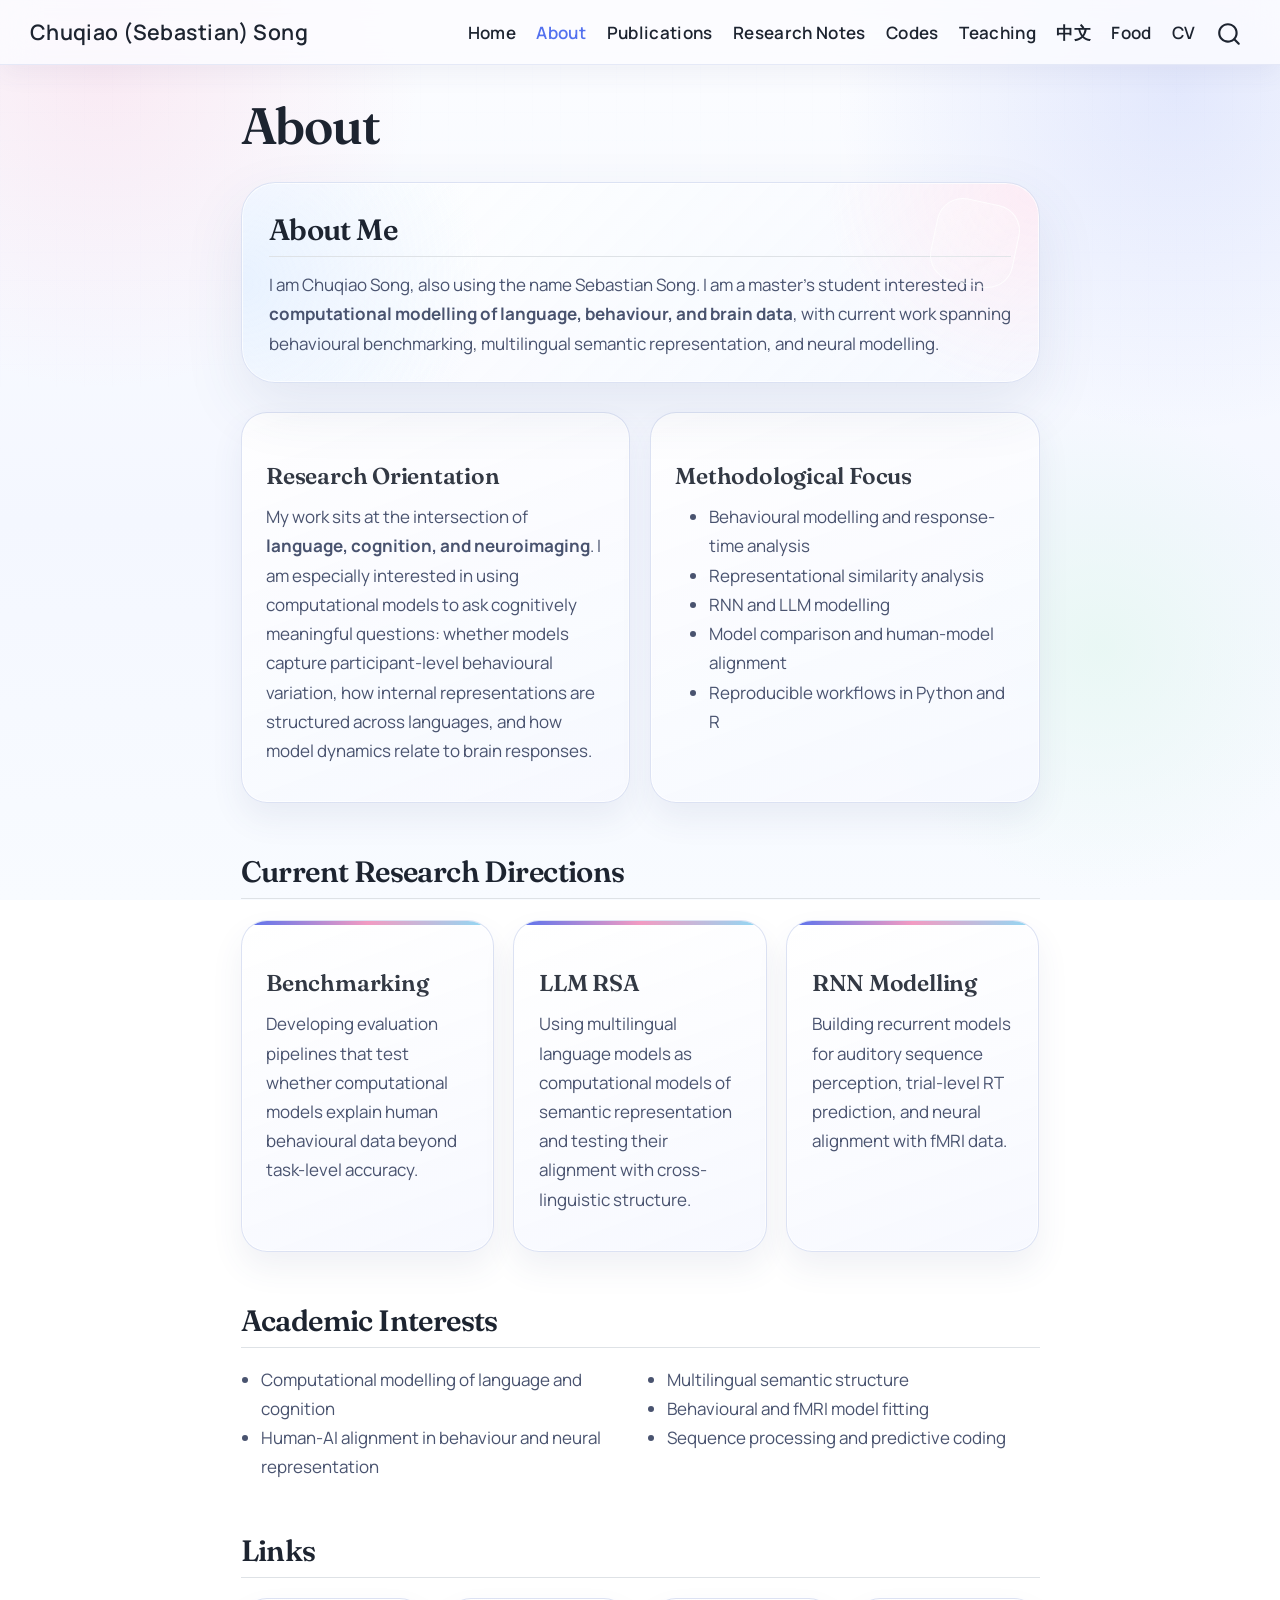
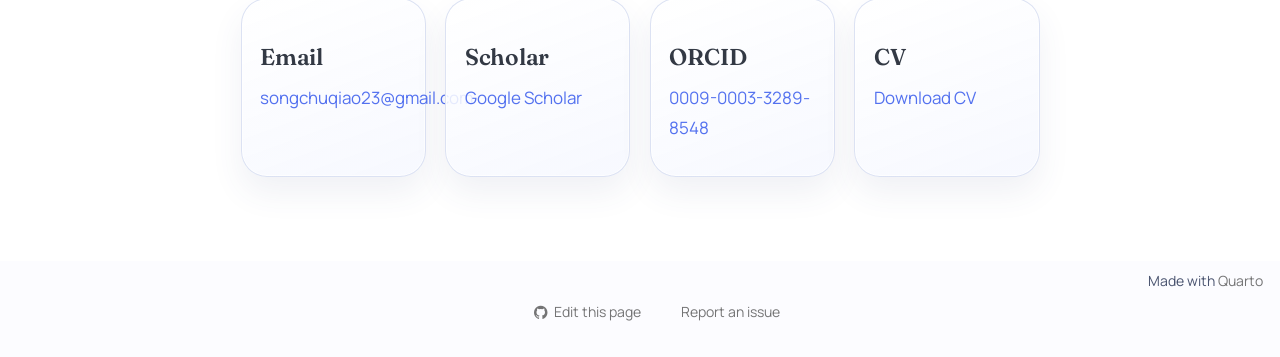
<file: docs/about.html>
<!DOCTYPE html>
<html xmlns="http://www.w3.org/1999/xhtml" lang="en" xml:lang="en"><head>

<meta charset="utf-8">
<meta name="generator" content="quarto-1.8.26">

<meta name="viewport" content="width=device-width, initial-scale=1.0, user-scalable=yes">


<title>About – Chuqiao (Sebastian) Song</title>
<style>
code{white-space: pre-wrap;}
span.smallcaps{font-variant: small-caps;}
div.columns{display: flex; gap: min(4vw, 1.5em);}
div.column{flex: auto; overflow-x: auto;}
div.hanging-indent{margin-left: 1.5em; text-indent: -1.5em;}
ul.task-list{list-style: none;}
ul.task-list li input[type="checkbox"] {
  width: 0.8em;
  margin: 0 0.8em 0.2em -1em; /* quarto-specific, see https://github.com/quarto-dev/quarto-cli/issues/4556 */ 
  vertical-align: middle;
}
</style>


<script src="site_libs/quarto-nav/quarto-nav.js"></script>
<script src="site_libs/quarto-nav/headroom.min.js"></script>
<script src="site_libs/clipboard/clipboard.min.js"></script>
<script src="site_libs/quarto-search/autocomplete.umd.js"></script>
<script src="site_libs/quarto-search/fuse.min.js"></script>
<script src="site_libs/quarto-search/quarto-search.js"></script>
<meta name="quarto:offset" content="./">
<link href="./images/IMEG_1309.png" rel="icon" type="image/png">
<script src="site_libs/quarto-html/quarto.js" type="module"></script>
<script src="site_libs/quarto-html/tabsets/tabsets.js" type="module"></script>
<script src="site_libs/quarto-html/axe/axe-check.js" type="module"></script>
<script src="site_libs/quarto-html/popper.min.js"></script>
<script src="site_libs/quarto-html/tippy.umd.min.js"></script>
<script src="site_libs/quarto-html/anchor.min.js"></script>
<link href="site_libs/quarto-html/tippy.css" rel="stylesheet">
<link href="site_libs/quarto-html/quarto-syntax-highlighting-4ddf543e2355fdfec88fa953ceab072a.css" rel="stylesheet" id="quarto-text-highlighting-styles">
<script src="site_libs/bootstrap/bootstrap.min.js"></script>
<link href="site_libs/bootstrap/bootstrap-icons.css" rel="stylesheet">
<link href="site_libs/bootstrap/bootstrap-dd4c8806c775a5cda8573bd8116b9f9c.min.css" rel="stylesheet" append-hash="true" id="quarto-bootstrap" data-mode="light">
<script id="quarto-search-options" type="application/json">{
  "location": "navbar",
  "copy-button": false,
  "collapse-after": 3,
  "panel-placement": "end",
  "type": "overlay",
  "limit": 50,
  "keyboard-shortcut": [
    "f",
    "/",
    "s"
  ],
  "show-item-context": false,
  "language": {
    "search-no-results-text": "No results",
    "search-matching-documents-text": "matching documents",
    "search-copy-link-title": "Copy link to search",
    "search-hide-matches-text": "Hide additional matches",
    "search-more-match-text": "more match in this document",
    "search-more-matches-text": "more matches in this document",
    "search-clear-button-title": "Clear",
    "search-text-placeholder": "",
    "search-detached-cancel-button-title": "Cancel",
    "search-submit-button-title": "Submit",
    "search-label": "Search"
  }
}</script>


</head>

<body class="nav-fixed fullcontent quarto-light">

<div id="quarto-search-results"></div>
  <header id="quarto-header" class="headroom fixed-top">
    <nav class="navbar navbar-expand-lg " data-bs-theme="dark">
      <div class="navbar-container container-fluid">
      <div class="navbar-brand-container mx-auto">
    <a class="navbar-brand" href="./index.html">
    <span class="navbar-title">Chuqiao (Sebastian) Song</span>
    </a>
  </div>
            <div id="quarto-search" class="" title="Search"></div>
          <button class="navbar-toggler" type="button" data-bs-toggle="collapse" data-bs-target="#navbarCollapse" aria-controls="navbarCollapse" role="menu" aria-expanded="false" aria-label="Toggle navigation" onclick="if (window.quartoToggleHeadroom) { window.quartoToggleHeadroom(); }">
  <span class="navbar-toggler-icon"></span>
</button>
          <div class="collapse navbar-collapse" id="navbarCollapse">
            <ul class="navbar-nav navbar-nav-scroll ms-auto">
  <li class="nav-item">
    <a class="nav-link" href="./index.html"> 
<span class="menu-text">Home</span></a>
  </li>  
  <li class="nav-item">
    <a class="nav-link active" href="./about.html" aria-current="page"> 
<span class="menu-text">About</span></a>
  </li>  
  <li class="nav-item">
    <a class="nav-link" href="./publications.html"> 
<span class="menu-text">Publications</span></a>
  </li>  
  <li class="nav-item">
    <a class="nav-link" href="./blog.html"> 
<span class="menu-text">Research Notes</span></a>
  </li>  
  <li class="nav-item">
    <a class="nav-link" href="./codes.html"> 
<span class="menu-text">Codes</span></a>
  </li>  
  <li class="nav-item">
    <a class="nav-link" href="./Teaching.html"> 
<span class="menu-text">Teaching</span></a>
  </li>  
  <li class="nav-item">
    <a class="nav-link" href="./Chinese.html"> 
<span class="menu-text">中文</span></a>
  </li>  
  <li class="nav-item">
    <a class="nav-link" href="./food.html"> 
<span class="menu-text">Food</span></a>
  </li>  
  <li class="nav-item">
    <a class="nav-link" href="./CV_Chuqiao_SONG_Final.pdf"> 
<span class="menu-text">CV</span></a>
  </li>  
</ul>
          </div> <!-- /navcollapse -->
            <div class="quarto-navbar-tools">
</div>
      </div> <!-- /container-fluid -->
    </nav>
</header>
<!-- content -->
<div id="quarto-content" class="quarto-container page-columns page-rows-contents page-layout-article page-navbar">
<!-- sidebar -->
<!-- margin-sidebar -->
    
<!-- main -->
<main class="content" id="quarto-document-content">

<header id="title-block-header" class="quarto-title-block default">
<div class="quarto-title">
<h1 class="title">About</h1>
</div>



<div class="quarto-title-meta">

    
  
    
  </div>
  


</header>


<section id="about-me" class="level2 page-hero">
<h2 class="anchored" data-anchor-id="about-me">About Me</h2>
<p>I am Chuqiao Song, also using the name Sebastian Song. I am a master’s student interested in <strong>computational modelling of language, behaviour, and brain data</strong>, with current work spanning behavioural benchmarking, multilingual semantic representation, and neural modelling.</p>
</section>
<div class="grid-two">
<section id="research-orientation" class="level3 panel-card">
<h3 class="anchored" data-anchor-id="research-orientation">Research Orientation</h3>
<p>My work sits at the intersection of <strong>language, cognition, and neuroimaging</strong>. I am especially interested in using computational models to ask cognitively meaningful questions: whether models capture participant-level behavioural variation, how internal representations are structured across languages, and how model dynamics relate to brain responses.</p>
</section>
<section id="methodological-focus" class="level3 panel-card">
<h3 class="anchored" data-anchor-id="methodological-focus">Methodological Focus</h3>
<ul>
<li>Behavioural modelling and response-time analysis</li>
<li>Representational similarity analysis</li>
<li>RNN and LLM modelling</li>
<li>Model comparison and human-model alignment</li>
<li>Reproducible workflows in Python and R</li>
</ul>
</section>
</div>
<section id="current-research-directions" class="level2">
<h2 class="anchored" data-anchor-id="current-research-directions">Current Research Directions</h2>
<div class="feature-grid">
<section id="benchmarking" class="level3 feature-card">
<h3 class="anchored" data-anchor-id="benchmarking">Benchmarking</h3>
<p>Developing evaluation pipelines that test whether computational models explain human behavioural data beyond task-level accuracy.</p>
</section>
<section id="llm-rsa" class="level3 feature-card">
<h3 class="anchored" data-anchor-id="llm-rsa">LLM RSA</h3>
<p>Using multilingual language models as computational models of semantic representation and testing their alignment with cross-linguistic structure.</p>
</section>
<section id="rnn-modelling" class="level3 feature-card">
<h3 class="anchored" data-anchor-id="rnn-modelling">RNN Modelling</h3>
<p>Building recurrent models for auditory sequence perception, trial-level RT prediction, and neural alignment with fMRI data.</p>
</section>
</div>
</section>
<section id="academic-interests" class="level2">
<h2 class="anchored" data-anchor-id="academic-interests">Academic Interests</h2>
<div class="interest-list">
<ul>
<li>Computational modelling of language and cognition</li>
<li>Human-AI alignment in behaviour and neural representation</li>
<li>Multilingual semantic structure</li>
<li>Behavioural and fMRI model fitting</li>
<li>Sequence processing and predictive coding</li>
</ul>
</div>
</section>
<section id="links" class="level2">
<h2 class="anchored" data-anchor-id="links">Links</h2>
<div class="tool-grid">
<section id="email" class="level3 tool-card">
<h3 class="anchored" data-anchor-id="email">Email</h3>
<p><a href="mailto:songchuqiao23@gmail.com">songchuqiao23@gmail.com</a></p>
</section>
<section id="scholar" class="level3 tool-card">
<h3 class="anchored" data-anchor-id="scholar">Scholar</h3>
<p><a href="https://scholar.google.com/citations?user=WkLFQc0AAAAJ&amp;hl=en">Google Scholar</a></p>
</section>
<section id="orcid" class="level3 tool-card">
<h3 class="anchored" data-anchor-id="orcid">ORCID</h3>
<p><a href="https://orcid.org/0009-0003-3289-8548">0009-0003-3289-8548</a></p>
</section>
<section id="cv" class="level3 tool-card">
<h3 class="anchored" data-anchor-id="cv">CV</h3>
<p><a href="CV_Chuqiao_SONG_Final.pdf">Download CV</a></p>
</section>
</div>


</section>

</main> <!-- /main -->
<script id="quarto-html-after-body" type="application/javascript">
  window.document.addEventListener("DOMContentLoaded", function (event) {
    const icon = "";
    const anchorJS = new window.AnchorJS();
    anchorJS.options = {
      placement: 'right',
      icon: icon
    };
    anchorJS.add('.anchored');
    const isCodeAnnotation = (el) => {
      for (const clz of el.classList) {
        if (clz.startsWith('code-annotation-')) {                     
          return true;
        }
      }
      return false;
    }
    const onCopySuccess = function(e) {
      // button target
      const button = e.trigger;
      // don't keep focus
      button.blur();
      // flash "checked"
      button.classList.add('code-copy-button-checked');
      var currentTitle = button.getAttribute("title");
      button.setAttribute("title", "Copied!");
      let tooltip;
      if (window.bootstrap) {
        button.setAttribute("data-bs-toggle", "tooltip");
        button.setAttribute("data-bs-placement", "left");
        button.setAttribute("data-bs-title", "Copied!");
        tooltip = new bootstrap.Tooltip(button, 
          { trigger: "manual", 
            customClass: "code-copy-button-tooltip",
            offset: [0, -8]});
        tooltip.show();    
      }
      setTimeout(function() {
        if (tooltip) {
          tooltip.hide();
          button.removeAttribute("data-bs-title");
          button.removeAttribute("data-bs-toggle");
          button.removeAttribute("data-bs-placement");
        }
        button.setAttribute("title", currentTitle);
        button.classList.remove('code-copy-button-checked');
      }, 1000);
      // clear code selection
      e.clearSelection();
    }
    const getTextToCopy = function(trigger) {
      const outerScaffold = trigger.parentElement.cloneNode(true);
      const codeEl = outerScaffold.querySelector('code');
      for (const childEl of codeEl.children) {
        if (isCodeAnnotation(childEl)) {
          childEl.remove();
        }
      }
      return codeEl.innerText;
    }
    const clipboard = new window.ClipboardJS('.code-copy-button:not([data-in-quarto-modal])', {
      text: getTextToCopy
    });
    clipboard.on('success', onCopySuccess);
    if (window.document.getElementById('quarto-embedded-source-code-modal')) {
      const clipboardModal = new window.ClipboardJS('.code-copy-button[data-in-quarto-modal]', {
        text: getTextToCopy,
        container: window.document.getElementById('quarto-embedded-source-code-modal')
      });
      clipboardModal.on('success', onCopySuccess);
    }
      var localhostRegex = new RegExp(/^(?:http|https):\/\/localhost\:?[0-9]*\//);
      var mailtoRegex = new RegExp(/^mailto:/);
        var filterRegex = new RegExp("https:\/\/ss-sebastian\.github\.io");
      var isInternal = (href) => {
          return filterRegex.test(href) || localhostRegex.test(href) || mailtoRegex.test(href);
      }
      // Inspect non-navigation links and adorn them if external
     var links = window.document.querySelectorAll('a[href]:not(.nav-link):not(.navbar-brand):not(.toc-action):not(.sidebar-link):not(.sidebar-item-toggle):not(.pagination-link):not(.no-external):not([aria-hidden]):not(.dropdown-item):not(.quarto-navigation-tool):not(.about-link)');
      for (var i=0; i<links.length; i++) {
        const link = links[i];
        if (!isInternal(link.href)) {
          // undo the damage that might have been done by quarto-nav.js in the case of
          // links that we want to consider external
          if (link.dataset.originalHref !== undefined) {
            link.href = link.dataset.originalHref;
          }
        }
      }
    function tippyHover(el, contentFn, onTriggerFn, onUntriggerFn) {
      const config = {
        allowHTML: true,
        maxWidth: 500,
        delay: 100,
        arrow: false,
        appendTo: function(el) {
            return el.parentElement;
        },
        interactive: true,
        interactiveBorder: 10,
        theme: 'quarto',
        placement: 'bottom-start',
      };
      if (contentFn) {
        config.content = contentFn;
      }
      if (onTriggerFn) {
        config.onTrigger = onTriggerFn;
      }
      if (onUntriggerFn) {
        config.onUntrigger = onUntriggerFn;
      }
      window.tippy(el, config); 
    }
    const noterefs = window.document.querySelectorAll('a[role="doc-noteref"]');
    for (var i=0; i<noterefs.length; i++) {
      const ref = noterefs[i];
      tippyHover(ref, function() {
        // use id or data attribute instead here
        let href = ref.getAttribute('data-footnote-href') || ref.getAttribute('href');
        try { href = new URL(href).hash; } catch {}
        const id = href.replace(/^#\/?/, "");
        const note = window.document.getElementById(id);
        if (note) {
          return note.innerHTML;
        } else {
          return "";
        }
      });
    }
    const xrefs = window.document.querySelectorAll('a.quarto-xref');
    const processXRef = (id, note) => {
      // Strip column container classes
      const stripColumnClz = (el) => {
        el.classList.remove("page-full", "page-columns");
        if (el.children) {
          for (const child of el.children) {
            stripColumnClz(child);
          }
        }
      }
      stripColumnClz(note)
      if (id === null || id.startsWith('sec-')) {
        // Special case sections, only their first couple elements
        const container = document.createElement("div");
        if (note.children && note.children.length > 2) {
          container.appendChild(note.children[0].cloneNode(true));
          for (let i = 1; i < note.children.length; i++) {
            const child = note.children[i];
            if (child.tagName === "P" && child.innerText === "") {
              continue;
            } else {
              container.appendChild(child.cloneNode(true));
              break;
            }
          }
          if (window.Quarto?.typesetMath) {
            window.Quarto.typesetMath(container);
          }
          return container.innerHTML
        } else {
          if (window.Quarto?.typesetMath) {
            window.Quarto.typesetMath(note);
          }
          return note.innerHTML;
        }
      } else {
        // Remove any anchor links if they are present
        const anchorLink = note.querySelector('a.anchorjs-link');
        if (anchorLink) {
          anchorLink.remove();
        }
        if (window.Quarto?.typesetMath) {
          window.Quarto.typesetMath(note);
        }
        if (note.classList.contains("callout")) {
          return note.outerHTML;
        } else {
          return note.innerHTML;
        }
      }
    }
    for (var i=0; i<xrefs.length; i++) {
      const xref = xrefs[i];
      tippyHover(xref, undefined, function(instance) {
        instance.disable();
        let url = xref.getAttribute('href');
        let hash = undefined; 
        if (url.startsWith('#')) {
          hash = url;
        } else {
          try { hash = new URL(url).hash; } catch {}
        }
        if (hash) {
          const id = hash.replace(/^#\/?/, "");
          const note = window.document.getElementById(id);
          if (note !== null) {
            try {
              const html = processXRef(id, note.cloneNode(true));
              instance.setContent(html);
            } finally {
              instance.enable();
              instance.show();
            }
          } else {
            // See if we can fetch this
            fetch(url.split('#')[0])
            .then(res => res.text())
            .then(html => {
              const parser = new DOMParser();
              const htmlDoc = parser.parseFromString(html, "text/html");
              const note = htmlDoc.getElementById(id);
              if (note !== null) {
                const html = processXRef(id, note);
                instance.setContent(html);
              } 
            }).finally(() => {
              instance.enable();
              instance.show();
            });
          }
        } else {
          // See if we can fetch a full url (with no hash to target)
          // This is a special case and we should probably do some content thinning / targeting
          fetch(url)
          .then(res => res.text())
          .then(html => {
            const parser = new DOMParser();
            const htmlDoc = parser.parseFromString(html, "text/html");
            const note = htmlDoc.querySelector('main.content');
            if (note !== null) {
              // This should only happen for chapter cross references
              // (since there is no id in the URL)
              // remove the first header
              if (note.children.length > 0 && note.children[0].tagName === "HEADER") {
                note.children[0].remove();
              }
              const html = processXRef(null, note);
              instance.setContent(html);
            } 
          }).finally(() => {
            instance.enable();
            instance.show();
          });
        }
      }, function(instance) {
      });
    }
        let selectedAnnoteEl;
        const selectorForAnnotation = ( cell, annotation) => {
          let cellAttr = 'data-code-cell="' + cell + '"';
          let lineAttr = 'data-code-annotation="' +  annotation + '"';
          const selector = 'span[' + cellAttr + '][' + lineAttr + ']';
          return selector;
        }
        const selectCodeLines = (annoteEl) => {
          const doc = window.document;
          const targetCell = annoteEl.getAttribute("data-target-cell");
          const targetAnnotation = annoteEl.getAttribute("data-target-annotation");
          const annoteSpan = window.document.querySelector(selectorForAnnotation(targetCell, targetAnnotation));
          const lines = annoteSpan.getAttribute("data-code-lines").split(",");
          const lineIds = lines.map((line) => {
            return targetCell + "-" + line;
          })
          let top = null;
          let height = null;
          let parent = null;
          if (lineIds.length > 0) {
              //compute the position of the single el (top and bottom and make a div)
              const el = window.document.getElementById(lineIds[0]);
              top = el.offsetTop;
              height = el.offsetHeight;
              parent = el.parentElement.parentElement;
            if (lineIds.length > 1) {
              const lastEl = window.document.getElementById(lineIds[lineIds.length - 1]);
              const bottom = lastEl.offsetTop + lastEl.offsetHeight;
              height = bottom - top;
            }
            if (top !== null && height !== null && parent !== null) {
              // cook up a div (if necessary) and position it 
              let div = window.document.getElementById("code-annotation-line-highlight");
              if (div === null) {
                div = window.document.createElement("div");
                div.setAttribute("id", "code-annotation-line-highlight");
                div.style.position = 'absolute';
                parent.appendChild(div);
              }
              div.style.top = top - 2 + "px";
              div.style.height = height + 4 + "px";
              div.style.left = 0;
              let gutterDiv = window.document.getElementById("code-annotation-line-highlight-gutter");
              if (gutterDiv === null) {
                gutterDiv = window.document.createElement("div");
                gutterDiv.setAttribute("id", "code-annotation-line-highlight-gutter");
                gutterDiv.style.position = 'absolute';
                const codeCell = window.document.getElementById(targetCell);
                const gutter = codeCell.querySelector('.code-annotation-gutter');
                gutter.appendChild(gutterDiv);
              }
              gutterDiv.style.top = top - 2 + "px";
              gutterDiv.style.height = height + 4 + "px";
            }
            selectedAnnoteEl = annoteEl;
          }
        };
        const unselectCodeLines = () => {
          const elementsIds = ["code-annotation-line-highlight", "code-annotation-line-highlight-gutter"];
          elementsIds.forEach((elId) => {
            const div = window.document.getElementById(elId);
            if (div) {
              div.remove();
            }
          });
          selectedAnnoteEl = undefined;
        };
          // Handle positioning of the toggle
      window.addEventListener(
        "resize",
        throttle(() => {
          elRect = undefined;
          if (selectedAnnoteEl) {
            selectCodeLines(selectedAnnoteEl);
          }
        }, 10)
      );
      function throttle(fn, ms) {
      let throttle = false;
      let timer;
        return (...args) => {
          if(!throttle) { // first call gets through
              fn.apply(this, args);
              throttle = true;
          } else { // all the others get throttled
              if(timer) clearTimeout(timer); // cancel #2
              timer = setTimeout(() => {
                fn.apply(this, args);
                timer = throttle = false;
              }, ms);
          }
        };
      }
        // Attach click handler to the DT
        const annoteDls = window.document.querySelectorAll('dt[data-target-cell]');
        for (const annoteDlNode of annoteDls) {
          annoteDlNode.addEventListener('click', (event) => {
            const clickedEl = event.target;
            if (clickedEl !== selectedAnnoteEl) {
              unselectCodeLines();
              const activeEl = window.document.querySelector('dt[data-target-cell].code-annotation-active');
              if (activeEl) {
                activeEl.classList.remove('code-annotation-active');
              }
              selectCodeLines(clickedEl);
              clickedEl.classList.add('code-annotation-active');
            } else {
              // Unselect the line
              unselectCodeLines();
              clickedEl.classList.remove('code-annotation-active');
            }
          });
        }
    const findCites = (el) => {
      const parentEl = el.parentElement;
      if (parentEl) {
        const cites = parentEl.dataset.cites;
        if (cites) {
          return {
            el,
            cites: cites.split(' ')
          };
        } else {
          return findCites(el.parentElement)
        }
      } else {
        return undefined;
      }
    };
    var bibliorefs = window.document.querySelectorAll('a[role="doc-biblioref"]');
    for (var i=0; i<bibliorefs.length; i++) {
      const ref = bibliorefs[i];
      const citeInfo = findCites(ref);
      if (citeInfo) {
        tippyHover(citeInfo.el, function() {
          var popup = window.document.createElement('div');
          citeInfo.cites.forEach(function(cite) {
            var citeDiv = window.document.createElement('div');
            citeDiv.classList.add('hanging-indent');
            citeDiv.classList.add('csl-entry');
            var biblioDiv = window.document.getElementById('ref-' + cite);
            if (biblioDiv) {
              citeDiv.innerHTML = biblioDiv.innerHTML;
            }
            popup.appendChild(citeDiv);
          });
          return popup.innerHTML;
        });
      }
    }
  });
  </script>
</div> <!-- /content -->
<footer class="footer">
  <div class="nav-footer">
    <div class="nav-footer-left">
      &nbsp;
    </div>   
    <div class="nav-footer-center">
      &nbsp;
    <div class="toc-actions"><ul><li><a href="https://github.com/ss-sebastian/ss-sebastian.github.io/edit/main/about.qmd" class="toc-action"><i class="bi bi-github"></i>Edit this page</a></li><li><a href="https://github.com/ss-sebastian/ss-sebastian.github.io/issues/new" class="toc-action"><i class="bi empty"></i>Report an issue</a></li></ul></div></div>
    <div class="nav-footer-right">
<p>Made with <a href="https://quarto.org/">Quarto</a><br></p>
</div>
  </div>
</footer>




</body></html>
</file>
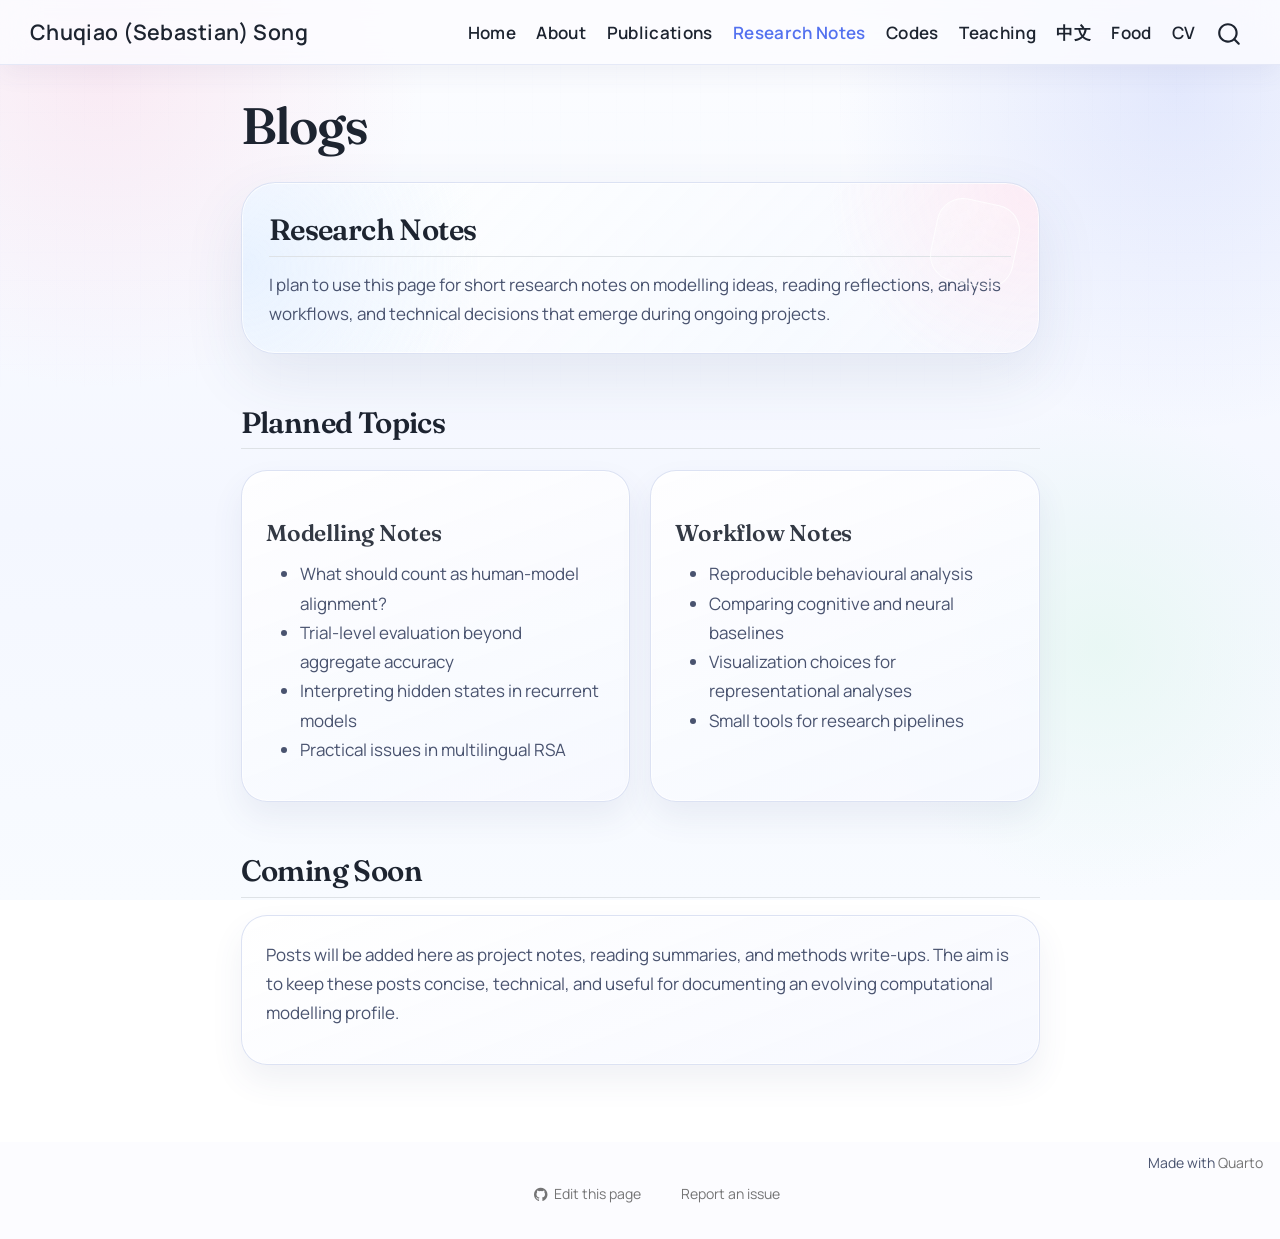
<file: docs/blog.html>
<!DOCTYPE html>
<html xmlns="http://www.w3.org/1999/xhtml" lang="en" xml:lang="en"><head>

<meta charset="utf-8">
<meta name="generator" content="quarto-1.8.26">

<meta name="viewport" content="width=device-width, initial-scale=1.0, user-scalable=yes">


<title>Blogs – Chuqiao (Sebastian) Song</title>
<style>
code{white-space: pre-wrap;}
span.smallcaps{font-variant: small-caps;}
div.columns{display: flex; gap: min(4vw, 1.5em);}
div.column{flex: auto; overflow-x: auto;}
div.hanging-indent{margin-left: 1.5em; text-indent: -1.5em;}
ul.task-list{list-style: none;}
ul.task-list li input[type="checkbox"] {
  width: 0.8em;
  margin: 0 0.8em 0.2em -1em; /* quarto-specific, see https://github.com/quarto-dev/quarto-cli/issues/4556 */ 
  vertical-align: middle;
}
</style>


<script src="site_libs/quarto-nav/quarto-nav.js"></script>
<script src="site_libs/quarto-nav/headroom.min.js"></script>
<script src="site_libs/clipboard/clipboard.min.js"></script>
<script src="site_libs/quarto-search/autocomplete.umd.js"></script>
<script src="site_libs/quarto-search/fuse.min.js"></script>
<script src="site_libs/quarto-search/quarto-search.js"></script>
<meta name="quarto:offset" content="./">
<link href="./images/IMEG_1309.png" rel="icon" type="image/png">
<script src="site_libs/quarto-html/quarto.js" type="module"></script>
<script src="site_libs/quarto-html/tabsets/tabsets.js" type="module"></script>
<script src="site_libs/quarto-html/axe/axe-check.js" type="module"></script>
<script src="site_libs/quarto-html/popper.min.js"></script>
<script src="site_libs/quarto-html/tippy.umd.min.js"></script>
<script src="site_libs/quarto-html/anchor.min.js"></script>
<link href="site_libs/quarto-html/tippy.css" rel="stylesheet">
<link href="site_libs/quarto-html/quarto-syntax-highlighting-4ddf543e2355fdfec88fa953ceab072a.css" rel="stylesheet" id="quarto-text-highlighting-styles">
<script src="site_libs/bootstrap/bootstrap.min.js"></script>
<link href="site_libs/bootstrap/bootstrap-icons.css" rel="stylesheet">
<link href="site_libs/bootstrap/bootstrap-dd4c8806c775a5cda8573bd8116b9f9c.min.css" rel="stylesheet" append-hash="true" id="quarto-bootstrap" data-mode="light">
<script id="quarto-search-options" type="application/json">{
  "location": "navbar",
  "copy-button": false,
  "collapse-after": 3,
  "panel-placement": "end",
  "type": "overlay",
  "limit": 50,
  "keyboard-shortcut": [
    "f",
    "/",
    "s"
  ],
  "show-item-context": false,
  "language": {
    "search-no-results-text": "No results",
    "search-matching-documents-text": "matching documents",
    "search-copy-link-title": "Copy link to search",
    "search-hide-matches-text": "Hide additional matches",
    "search-more-match-text": "more match in this document",
    "search-more-matches-text": "more matches in this document",
    "search-clear-button-title": "Clear",
    "search-text-placeholder": "",
    "search-detached-cancel-button-title": "Cancel",
    "search-submit-button-title": "Submit",
    "search-label": "Search"
  }
}</script>


</head>

<body class="nav-fixed fullcontent quarto-light">

<div id="quarto-search-results"></div>
  <header id="quarto-header" class="headroom fixed-top">
    <nav class="navbar navbar-expand-lg " data-bs-theme="dark">
      <div class="navbar-container container-fluid">
      <div class="navbar-brand-container mx-auto">
    <a class="navbar-brand" href="./index.html">
    <span class="navbar-title">Chuqiao (Sebastian) Song</span>
    </a>
  </div>
            <div id="quarto-search" class="" title="Search"></div>
          <button class="navbar-toggler" type="button" data-bs-toggle="collapse" data-bs-target="#navbarCollapse" aria-controls="navbarCollapse" role="menu" aria-expanded="false" aria-label="Toggle navigation" onclick="if (window.quartoToggleHeadroom) { window.quartoToggleHeadroom(); }">
  <span class="navbar-toggler-icon"></span>
</button>
          <div class="collapse navbar-collapse" id="navbarCollapse">
            <ul class="navbar-nav navbar-nav-scroll ms-auto">
  <li class="nav-item">
    <a class="nav-link" href="./index.html"> 
<span class="menu-text">Home</span></a>
  </li>  
  <li class="nav-item">
    <a class="nav-link" href="./about.html"> 
<span class="menu-text">About</span></a>
  </li>  
  <li class="nav-item">
    <a class="nav-link" href="./publications.html"> 
<span class="menu-text">Publications</span></a>
  </li>  
  <li class="nav-item">
    <a class="nav-link active" href="./blog.html" aria-current="page"> 
<span class="menu-text">Research Notes</span></a>
  </li>  
  <li class="nav-item">
    <a class="nav-link" href="./codes.html"> 
<span class="menu-text">Codes</span></a>
  </li>  
  <li class="nav-item">
    <a class="nav-link" href="./Teaching.html"> 
<span class="menu-text">Teaching</span></a>
  </li>  
  <li class="nav-item">
    <a class="nav-link" href="./Chinese.html"> 
<span class="menu-text">中文</span></a>
  </li>  
  <li class="nav-item">
    <a class="nav-link" href="./food.html"> 
<span class="menu-text">Food</span></a>
  </li>  
  <li class="nav-item">
    <a class="nav-link" href="./CV_Chuqiao_SONG_Final.pdf"> 
<span class="menu-text">CV</span></a>
  </li>  
</ul>
          </div> <!-- /navcollapse -->
            <div class="quarto-navbar-tools">
</div>
      </div> <!-- /container-fluid -->
    </nav>
</header>
<!-- content -->
<div id="quarto-content" class="quarto-container page-columns page-rows-contents page-layout-article page-navbar">
<!-- sidebar -->
<!-- margin-sidebar -->
    
<!-- main -->
<main class="content" id="quarto-document-content">

<header id="title-block-header" class="quarto-title-block default">
<div class="quarto-title">
<h1 class="title">Blogs</h1>
</div>



<div class="quarto-title-meta">

    
  
    
  </div>
  


</header>


<section id="research-notes" class="level2 page-hero">
<h2 class="anchored" data-anchor-id="research-notes">Research Notes</h2>
<p>I plan to use this page for short research notes on modelling ideas, reading reflections, analysis workflows, and technical decisions that emerge during ongoing projects.</p>
</section>
<section id="planned-topics" class="level2">
<h2 class="anchored" data-anchor-id="planned-topics">Planned Topics</h2>
<div class="grid-two">
<section id="modelling-notes" class="level3 panel-card">
<h3 class="anchored" data-anchor-id="modelling-notes">Modelling Notes</h3>
<ul>
<li>What should count as human-model alignment?</li>
<li>Trial-level evaluation beyond aggregate accuracy</li>
<li>Interpreting hidden states in recurrent models</li>
<li>Practical issues in multilingual RSA</li>
</ul>
</section>
<section id="workflow-notes" class="level3 panel-card">
<h3 class="anchored" data-anchor-id="workflow-notes">Workflow Notes</h3>
<ul>
<li>Reproducible behavioural analysis</li>
<li>Comparing cognitive and neural baselines</li>
<li>Visualization choices for representational analyses</li>
<li>Small tools for research pipelines</li>
</ul>
</section>
</div>
</section>
<section id="coming-soon" class="level2">
<h2 class="anchored" data-anchor-id="coming-soon">Coming Soon</h2>
<div class="panel-card">
<p>Posts will be added here as project notes, reading summaries, and methods write-ups. The aim is to keep these posts concise, technical, and useful for documenting an evolving computational modelling profile.</p>
</div>


</section>

</main> <!-- /main -->
<script id="quarto-html-after-body" type="application/javascript">
  window.document.addEventListener("DOMContentLoaded", function (event) {
    const icon = "";
    const anchorJS = new window.AnchorJS();
    anchorJS.options = {
      placement: 'right',
      icon: icon
    };
    anchorJS.add('.anchored');
    const isCodeAnnotation = (el) => {
      for (const clz of el.classList) {
        if (clz.startsWith('code-annotation-')) {                     
          return true;
        }
      }
      return false;
    }
    const onCopySuccess = function(e) {
      // button target
      const button = e.trigger;
      // don't keep focus
      button.blur();
      // flash "checked"
      button.classList.add('code-copy-button-checked');
      var currentTitle = button.getAttribute("title");
      button.setAttribute("title", "Copied!");
      let tooltip;
      if (window.bootstrap) {
        button.setAttribute("data-bs-toggle", "tooltip");
        button.setAttribute("data-bs-placement", "left");
        button.setAttribute("data-bs-title", "Copied!");
        tooltip = new bootstrap.Tooltip(button, 
          { trigger: "manual", 
            customClass: "code-copy-button-tooltip",
            offset: [0, -8]});
        tooltip.show();    
      }
      setTimeout(function() {
        if (tooltip) {
          tooltip.hide();
          button.removeAttribute("data-bs-title");
          button.removeAttribute("data-bs-toggle");
          button.removeAttribute("data-bs-placement");
        }
        button.setAttribute("title", currentTitle);
        button.classList.remove('code-copy-button-checked');
      }, 1000);
      // clear code selection
      e.clearSelection();
    }
    const getTextToCopy = function(trigger) {
      const outerScaffold = trigger.parentElement.cloneNode(true);
      const codeEl = outerScaffold.querySelector('code');
      for (const childEl of codeEl.children) {
        if (isCodeAnnotation(childEl)) {
          childEl.remove();
        }
      }
      return codeEl.innerText;
    }
    const clipboard = new window.ClipboardJS('.code-copy-button:not([data-in-quarto-modal])', {
      text: getTextToCopy
    });
    clipboard.on('success', onCopySuccess);
    if (window.document.getElementById('quarto-embedded-source-code-modal')) {
      const clipboardModal = new window.ClipboardJS('.code-copy-button[data-in-quarto-modal]', {
        text: getTextToCopy,
        container: window.document.getElementById('quarto-embedded-source-code-modal')
      });
      clipboardModal.on('success', onCopySuccess);
    }
      var localhostRegex = new RegExp(/^(?:http|https):\/\/localhost\:?[0-9]*\//);
      var mailtoRegex = new RegExp(/^mailto:/);
        var filterRegex = new RegExp("https:\/\/ss-sebastian\.github\.io");
      var isInternal = (href) => {
          return filterRegex.test(href) || localhostRegex.test(href) || mailtoRegex.test(href);
      }
      // Inspect non-navigation links and adorn them if external
     var links = window.document.querySelectorAll('a[href]:not(.nav-link):not(.navbar-brand):not(.toc-action):not(.sidebar-link):not(.sidebar-item-toggle):not(.pagination-link):not(.no-external):not([aria-hidden]):not(.dropdown-item):not(.quarto-navigation-tool):not(.about-link)');
      for (var i=0; i<links.length; i++) {
        const link = links[i];
        if (!isInternal(link.href)) {
          // undo the damage that might have been done by quarto-nav.js in the case of
          // links that we want to consider external
          if (link.dataset.originalHref !== undefined) {
            link.href = link.dataset.originalHref;
          }
        }
      }
    function tippyHover(el, contentFn, onTriggerFn, onUntriggerFn) {
      const config = {
        allowHTML: true,
        maxWidth: 500,
        delay: 100,
        arrow: false,
        appendTo: function(el) {
            return el.parentElement;
        },
        interactive: true,
        interactiveBorder: 10,
        theme: 'quarto',
        placement: 'bottom-start',
      };
      if (contentFn) {
        config.content = contentFn;
      }
      if (onTriggerFn) {
        config.onTrigger = onTriggerFn;
      }
      if (onUntriggerFn) {
        config.onUntrigger = onUntriggerFn;
      }
      window.tippy(el, config); 
    }
    const noterefs = window.document.querySelectorAll('a[role="doc-noteref"]');
    for (var i=0; i<noterefs.length; i++) {
      const ref = noterefs[i];
      tippyHover(ref, function() {
        // use id or data attribute instead here
        let href = ref.getAttribute('data-footnote-href') || ref.getAttribute('href');
        try { href = new URL(href).hash; } catch {}
        const id = href.replace(/^#\/?/, "");
        const note = window.document.getElementById(id);
        if (note) {
          return note.innerHTML;
        } else {
          return "";
        }
      });
    }
    const xrefs = window.document.querySelectorAll('a.quarto-xref');
    const processXRef = (id, note) => {
      // Strip column container classes
      const stripColumnClz = (el) => {
        el.classList.remove("page-full", "page-columns");
        if (el.children) {
          for (const child of el.children) {
            stripColumnClz(child);
          }
        }
      }
      stripColumnClz(note)
      if (id === null || id.startsWith('sec-')) {
        // Special case sections, only their first couple elements
        const container = document.createElement("div");
        if (note.children && note.children.length > 2) {
          container.appendChild(note.children[0].cloneNode(true));
          for (let i = 1; i < note.children.length; i++) {
            const child = note.children[i];
            if (child.tagName === "P" && child.innerText === "") {
              continue;
            } else {
              container.appendChild(child.cloneNode(true));
              break;
            }
          }
          if (window.Quarto?.typesetMath) {
            window.Quarto.typesetMath(container);
          }
          return container.innerHTML
        } else {
          if (window.Quarto?.typesetMath) {
            window.Quarto.typesetMath(note);
          }
          return note.innerHTML;
        }
      } else {
        // Remove any anchor links if they are present
        const anchorLink = note.querySelector('a.anchorjs-link');
        if (anchorLink) {
          anchorLink.remove();
        }
        if (window.Quarto?.typesetMath) {
          window.Quarto.typesetMath(note);
        }
        if (note.classList.contains("callout")) {
          return note.outerHTML;
        } else {
          return note.innerHTML;
        }
      }
    }
    for (var i=0; i<xrefs.length; i++) {
      const xref = xrefs[i];
      tippyHover(xref, undefined, function(instance) {
        instance.disable();
        let url = xref.getAttribute('href');
        let hash = undefined; 
        if (url.startsWith('#')) {
          hash = url;
        } else {
          try { hash = new URL(url).hash; } catch {}
        }
        if (hash) {
          const id = hash.replace(/^#\/?/, "");
          const note = window.document.getElementById(id);
          if (note !== null) {
            try {
              const html = processXRef(id, note.cloneNode(true));
              instance.setContent(html);
            } finally {
              instance.enable();
              instance.show();
            }
          } else {
            // See if we can fetch this
            fetch(url.split('#')[0])
            .then(res => res.text())
            .then(html => {
              const parser = new DOMParser();
              const htmlDoc = parser.parseFromString(html, "text/html");
              const note = htmlDoc.getElementById(id);
              if (note !== null) {
                const html = processXRef(id, note);
                instance.setContent(html);
              } 
            }).finally(() => {
              instance.enable();
              instance.show();
            });
          }
        } else {
          // See if we can fetch a full url (with no hash to target)
          // This is a special case and we should probably do some content thinning / targeting
          fetch(url)
          .then(res => res.text())
          .then(html => {
            const parser = new DOMParser();
            const htmlDoc = parser.parseFromString(html, "text/html");
            const note = htmlDoc.querySelector('main.content');
            if (note !== null) {
              // This should only happen for chapter cross references
              // (since there is no id in the URL)
              // remove the first header
              if (note.children.length > 0 && note.children[0].tagName === "HEADER") {
                note.children[0].remove();
              }
              const html = processXRef(null, note);
              instance.setContent(html);
            } 
          }).finally(() => {
            instance.enable();
            instance.show();
          });
        }
      }, function(instance) {
      });
    }
        let selectedAnnoteEl;
        const selectorForAnnotation = ( cell, annotation) => {
          let cellAttr = 'data-code-cell="' + cell + '"';
          let lineAttr = 'data-code-annotation="' +  annotation + '"';
          const selector = 'span[' + cellAttr + '][' + lineAttr + ']';
          return selector;
        }
        const selectCodeLines = (annoteEl) => {
          const doc = window.document;
          const targetCell = annoteEl.getAttribute("data-target-cell");
          const targetAnnotation = annoteEl.getAttribute("data-target-annotation");
          const annoteSpan = window.document.querySelector(selectorForAnnotation(targetCell, targetAnnotation));
          const lines = annoteSpan.getAttribute("data-code-lines").split(",");
          const lineIds = lines.map((line) => {
            return targetCell + "-" + line;
          })
          let top = null;
          let height = null;
          let parent = null;
          if (lineIds.length > 0) {
              //compute the position of the single el (top and bottom and make a div)
              const el = window.document.getElementById(lineIds[0]);
              top = el.offsetTop;
              height = el.offsetHeight;
              parent = el.parentElement.parentElement;
            if (lineIds.length > 1) {
              const lastEl = window.document.getElementById(lineIds[lineIds.length - 1]);
              const bottom = lastEl.offsetTop + lastEl.offsetHeight;
              height = bottom - top;
            }
            if (top !== null && height !== null && parent !== null) {
              // cook up a div (if necessary) and position it 
              let div = window.document.getElementById("code-annotation-line-highlight");
              if (div === null) {
                div = window.document.createElement("div");
                div.setAttribute("id", "code-annotation-line-highlight");
                div.style.position = 'absolute';
                parent.appendChild(div);
              }
              div.style.top = top - 2 + "px";
              div.style.height = height + 4 + "px";
              div.style.left = 0;
              let gutterDiv = window.document.getElementById("code-annotation-line-highlight-gutter");
              if (gutterDiv === null) {
                gutterDiv = window.document.createElement("div");
                gutterDiv.setAttribute("id", "code-annotation-line-highlight-gutter");
                gutterDiv.style.position = 'absolute';
                const codeCell = window.document.getElementById(targetCell);
                const gutter = codeCell.querySelector('.code-annotation-gutter');
                gutter.appendChild(gutterDiv);
              }
              gutterDiv.style.top = top - 2 + "px";
              gutterDiv.style.height = height + 4 + "px";
            }
            selectedAnnoteEl = annoteEl;
          }
        };
        const unselectCodeLines = () => {
          const elementsIds = ["code-annotation-line-highlight", "code-annotation-line-highlight-gutter"];
          elementsIds.forEach((elId) => {
            const div = window.document.getElementById(elId);
            if (div) {
              div.remove();
            }
          });
          selectedAnnoteEl = undefined;
        };
          // Handle positioning of the toggle
      window.addEventListener(
        "resize",
        throttle(() => {
          elRect = undefined;
          if (selectedAnnoteEl) {
            selectCodeLines(selectedAnnoteEl);
          }
        }, 10)
      );
      function throttle(fn, ms) {
      let throttle = false;
      let timer;
        return (...args) => {
          if(!throttle) { // first call gets through
              fn.apply(this, args);
              throttle = true;
          } else { // all the others get throttled
              if(timer) clearTimeout(timer); // cancel #2
              timer = setTimeout(() => {
                fn.apply(this, args);
                timer = throttle = false;
              }, ms);
          }
        };
      }
        // Attach click handler to the DT
        const annoteDls = window.document.querySelectorAll('dt[data-target-cell]');
        for (const annoteDlNode of annoteDls) {
          annoteDlNode.addEventListener('click', (event) => {
            const clickedEl = event.target;
            if (clickedEl !== selectedAnnoteEl) {
              unselectCodeLines();
              const activeEl = window.document.querySelector('dt[data-target-cell].code-annotation-active');
              if (activeEl) {
                activeEl.classList.remove('code-annotation-active');
              }
              selectCodeLines(clickedEl);
              clickedEl.classList.add('code-annotation-active');
            } else {
              // Unselect the line
              unselectCodeLines();
              clickedEl.classList.remove('code-annotation-active');
            }
          });
        }
    const findCites = (el) => {
      const parentEl = el.parentElement;
      if (parentEl) {
        const cites = parentEl.dataset.cites;
        if (cites) {
          return {
            el,
            cites: cites.split(' ')
          };
        } else {
          return findCites(el.parentElement)
        }
      } else {
        return undefined;
      }
    };
    var bibliorefs = window.document.querySelectorAll('a[role="doc-biblioref"]');
    for (var i=0; i<bibliorefs.length; i++) {
      const ref = bibliorefs[i];
      const citeInfo = findCites(ref);
      if (citeInfo) {
        tippyHover(citeInfo.el, function() {
          var popup = window.document.createElement('div');
          citeInfo.cites.forEach(function(cite) {
            var citeDiv = window.document.createElement('div');
            citeDiv.classList.add('hanging-indent');
            citeDiv.classList.add('csl-entry');
            var biblioDiv = window.document.getElementById('ref-' + cite);
            if (biblioDiv) {
              citeDiv.innerHTML = biblioDiv.innerHTML;
            }
            popup.appendChild(citeDiv);
          });
          return popup.innerHTML;
        });
      }
    }
  });
  </script>
</div> <!-- /content -->
<footer class="footer">
  <div class="nav-footer">
    <div class="nav-footer-left">
      &nbsp;
    </div>   
    <div class="nav-footer-center">
      &nbsp;
    <div class="toc-actions"><ul><li><a href="https://github.com/ss-sebastian/ss-sebastian.github.io/edit/main/blog.qmd" class="toc-action"><i class="bi bi-github"></i>Edit this page</a></li><li><a href="https://github.com/ss-sebastian/ss-sebastian.github.io/issues/new" class="toc-action"><i class="bi empty"></i>Report an issue</a></li></ul></div></div>
    <div class="nav-footer-right">
<p>Made with <a href="https://quarto.org/">Quarto</a><br></p>
</div>
  </div>
</footer>




</body></html>
</file>
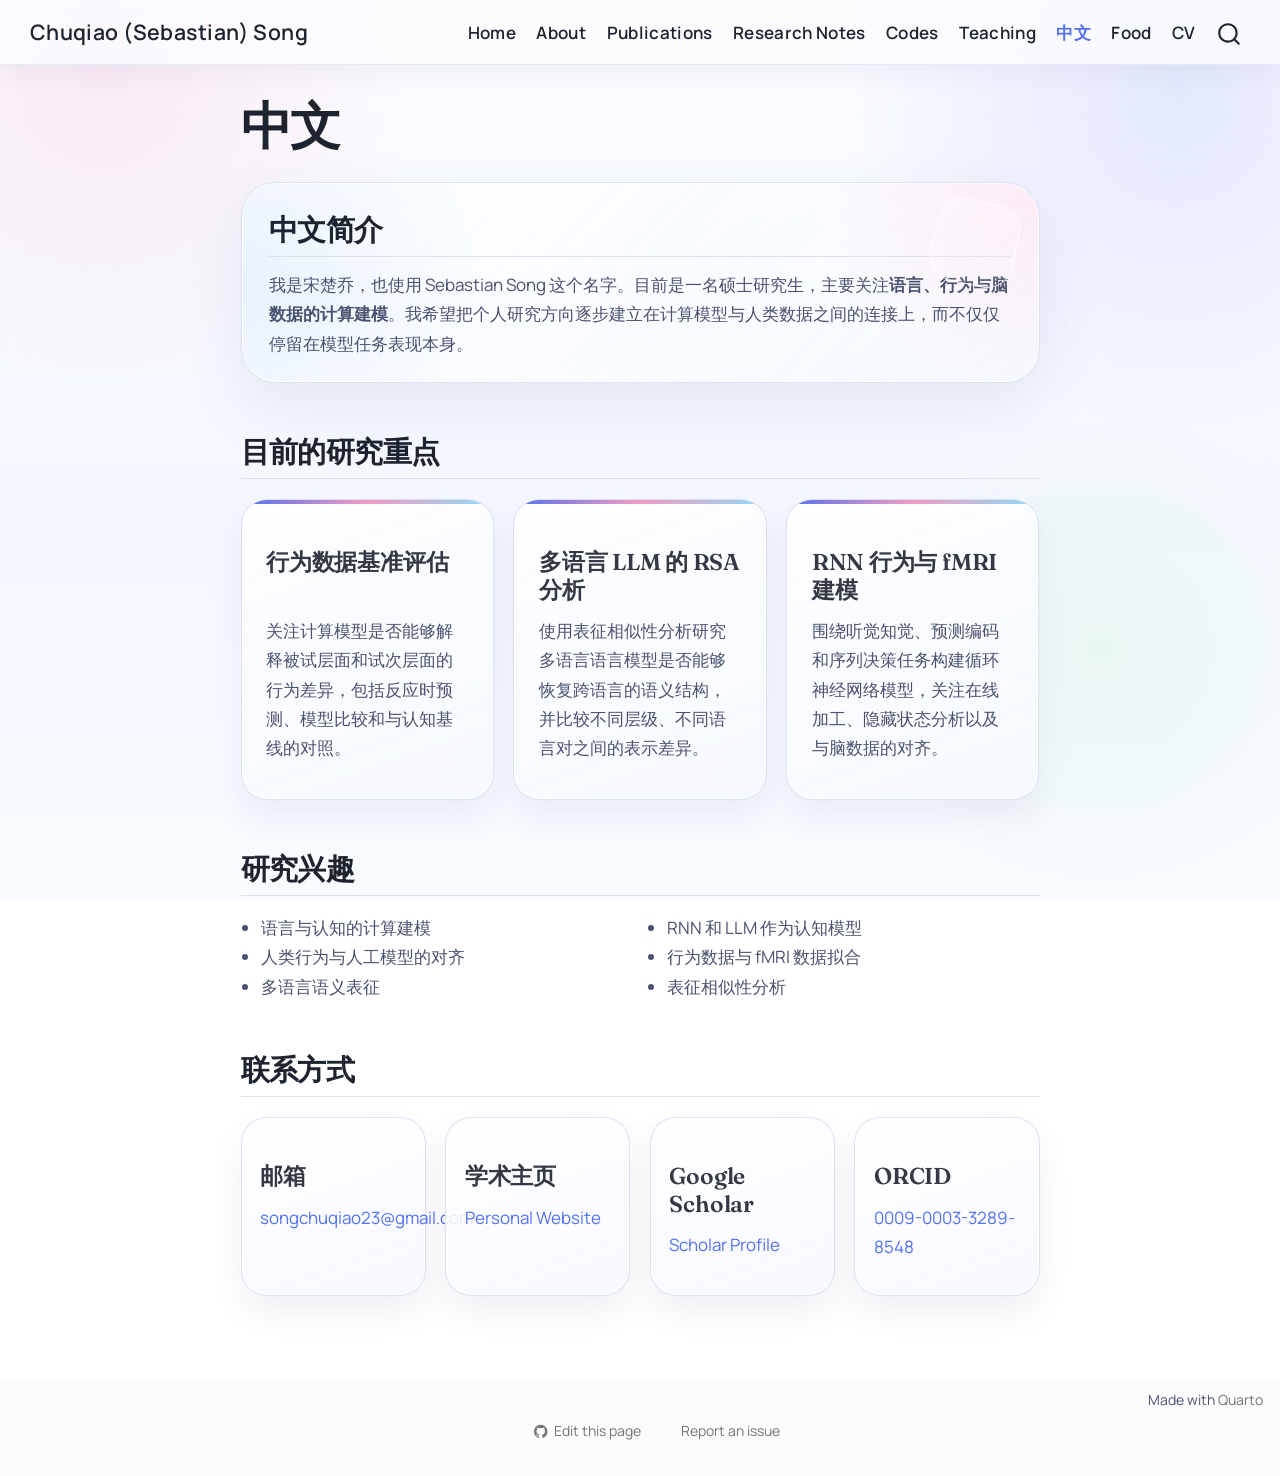
<file: docs/Chinese.html>
<!DOCTYPE html>
<html xmlns="http://www.w3.org/1999/xhtml" lang="en" xml:lang="en"><head>

<meta charset="utf-8">
<meta name="generator" content="quarto-1.8.26">

<meta name="viewport" content="width=device-width, initial-scale=1.0, user-scalable=yes">


<title>中文 – Chuqiao (Sebastian) Song</title>
<style>
code{white-space: pre-wrap;}
span.smallcaps{font-variant: small-caps;}
div.columns{display: flex; gap: min(4vw, 1.5em);}
div.column{flex: auto; overflow-x: auto;}
div.hanging-indent{margin-left: 1.5em; text-indent: -1.5em;}
ul.task-list{list-style: none;}
ul.task-list li input[type="checkbox"] {
  width: 0.8em;
  margin: 0 0.8em 0.2em -1em; /* quarto-specific, see https://github.com/quarto-dev/quarto-cli/issues/4556 */ 
  vertical-align: middle;
}
</style>


<script src="site_libs/quarto-nav/quarto-nav.js"></script>
<script src="site_libs/quarto-nav/headroom.min.js"></script>
<script src="site_libs/clipboard/clipboard.min.js"></script>
<script src="site_libs/quarto-search/autocomplete.umd.js"></script>
<script src="site_libs/quarto-search/fuse.min.js"></script>
<script src="site_libs/quarto-search/quarto-search.js"></script>
<meta name="quarto:offset" content="./">
<link href="./images/IMEG_1309.png" rel="icon" type="image/png">
<script src="site_libs/quarto-html/quarto.js" type="module"></script>
<script src="site_libs/quarto-html/tabsets/tabsets.js" type="module"></script>
<script src="site_libs/quarto-html/axe/axe-check.js" type="module"></script>
<script src="site_libs/quarto-html/popper.min.js"></script>
<script src="site_libs/quarto-html/tippy.umd.min.js"></script>
<script src="site_libs/quarto-html/anchor.min.js"></script>
<link href="site_libs/quarto-html/tippy.css" rel="stylesheet">
<link href="site_libs/quarto-html/quarto-syntax-highlighting-4ddf543e2355fdfec88fa953ceab072a.css" rel="stylesheet" id="quarto-text-highlighting-styles">
<script src="site_libs/bootstrap/bootstrap.min.js"></script>
<link href="site_libs/bootstrap/bootstrap-icons.css" rel="stylesheet">
<link href="site_libs/bootstrap/bootstrap-dd4c8806c775a5cda8573bd8116b9f9c.min.css" rel="stylesheet" append-hash="true" id="quarto-bootstrap" data-mode="light">
<script id="quarto-search-options" type="application/json">{
  "location": "navbar",
  "copy-button": false,
  "collapse-after": 3,
  "panel-placement": "end",
  "type": "overlay",
  "limit": 50,
  "keyboard-shortcut": [
    "f",
    "/",
    "s"
  ],
  "show-item-context": false,
  "language": {
    "search-no-results-text": "No results",
    "search-matching-documents-text": "matching documents",
    "search-copy-link-title": "Copy link to search",
    "search-hide-matches-text": "Hide additional matches",
    "search-more-match-text": "more match in this document",
    "search-more-matches-text": "more matches in this document",
    "search-clear-button-title": "Clear",
    "search-text-placeholder": "",
    "search-detached-cancel-button-title": "Cancel",
    "search-submit-button-title": "Submit",
    "search-label": "Search"
  }
}</script>


</head>

<body class="nav-fixed fullcontent quarto-light">

<div id="quarto-search-results"></div>
  <header id="quarto-header" class="headroom fixed-top">
    <nav class="navbar navbar-expand-lg " data-bs-theme="dark">
      <div class="navbar-container container-fluid">
      <div class="navbar-brand-container mx-auto">
    <a class="navbar-brand" href="./index.html">
    <span class="navbar-title">Chuqiao (Sebastian) Song</span>
    </a>
  </div>
            <div id="quarto-search" class="" title="Search"></div>
          <button class="navbar-toggler" type="button" data-bs-toggle="collapse" data-bs-target="#navbarCollapse" aria-controls="navbarCollapse" role="menu" aria-expanded="false" aria-label="Toggle navigation" onclick="if (window.quartoToggleHeadroom) { window.quartoToggleHeadroom(); }">
  <span class="navbar-toggler-icon"></span>
</button>
          <div class="collapse navbar-collapse" id="navbarCollapse">
            <ul class="navbar-nav navbar-nav-scroll ms-auto">
  <li class="nav-item">
    <a class="nav-link" href="./index.html"> 
<span class="menu-text">Home</span></a>
  </li>  
  <li class="nav-item">
    <a class="nav-link" href="./about.html"> 
<span class="menu-text">About</span></a>
  </li>  
  <li class="nav-item">
    <a class="nav-link" href="./publications.html"> 
<span class="menu-text">Publications</span></a>
  </li>  
  <li class="nav-item">
    <a class="nav-link" href="./blog.html"> 
<span class="menu-text">Research Notes</span></a>
  </li>  
  <li class="nav-item">
    <a class="nav-link" href="./codes.html"> 
<span class="menu-text">Codes</span></a>
  </li>  
  <li class="nav-item">
    <a class="nav-link" href="./Teaching.html"> 
<span class="menu-text">Teaching</span></a>
  </li>  
  <li class="nav-item">
    <a class="nav-link active" href="./Chinese.html" aria-current="page"> 
<span class="menu-text">中文</span></a>
  </li>  
  <li class="nav-item">
    <a class="nav-link" href="./food.html"> 
<span class="menu-text">Food</span></a>
  </li>  
  <li class="nav-item">
    <a class="nav-link" href="./CV_Chuqiao_SONG_Final.pdf"> 
<span class="menu-text">CV</span></a>
  </li>  
</ul>
          </div> <!-- /navcollapse -->
            <div class="quarto-navbar-tools">
</div>
      </div> <!-- /container-fluid -->
    </nav>
</header>
<!-- content -->
<div id="quarto-content" class="quarto-container page-columns page-rows-contents page-layout-article page-navbar">
<!-- sidebar -->
<!-- margin-sidebar -->
    
<!-- main -->
<main class="content" id="quarto-document-content">

<header id="title-block-header" class="quarto-title-block default">
<div class="quarto-title">
<h1 class="title">中文</h1>
</div>



<div class="quarto-title-meta">

    
  
    
  </div>
  


</header>


<section id="中文简介" class="level2 page-hero">
<h2 class="anchored" data-anchor-id="中文简介">中文简介</h2>
<p>我是宋楚乔，也使用 Sebastian Song 这个名字。目前是一名硕士研究生，主要关注<strong>语言、行为与脑数据的计算建模</strong>。我希望把个人研究方向逐步建立在计算模型与人类数据之间的连接上，而不仅仅停留在模型任务表现本身。</p>
</section>
<section id="目前的研究重点" class="level2">
<h2 class="anchored" data-anchor-id="目前的研究重点">目前的研究重点</h2>
<div class="feature-grid">
<section id="行为数据基准评估" class="level3 feature-card">
<h3 class="anchored" data-anchor-id="行为数据基准评估">行为数据基准评估</h3>
<p>关注计算模型是否能够解释被试层面和试次层面的行为差异，包括反应时预测、模型比较和与认知基线的对照。</p>
</section>
<section id="多语言-llm-的-rsa-分析" class="level3 feature-card">
<h3 class="anchored" data-anchor-id="多语言-llm-的-rsa-分析">多语言 LLM 的 RSA 分析</h3>
<p>使用表征相似性分析研究多语言语言模型是否能够恢复跨语言的语义结构，并比较不同层级、不同语言对之间的表示差异。</p>
</section>
<section id="rnn-行为与-fmri-建模" class="level3 feature-card">
<h3 class="anchored" data-anchor-id="rnn-行为与-fmri-建模">RNN 行为与 fMRI 建模</h3>
<p>围绕听觉知觉、预测编码和序列决策任务构建循环神经网络模型，关注在线加工、隐藏状态分析以及与脑数据的对齐。</p>
</section>
</div>
</section>
<section id="研究兴趣" class="level2">
<h2 class="anchored" data-anchor-id="研究兴趣">研究兴趣</h2>
<div class="interest-list">
<ul>
<li>语言与认知的计算建模</li>
<li>人类行为与人工模型的对齐</li>
<li>多语言语义表征</li>
<li>RNN 和 LLM 作为认知模型</li>
<li>行为数据与 fMRI 数据拟合</li>
<li>表征相似性分析</li>
</ul>
</div>
</section>
<section id="联系方式" class="level2">
<h2 class="anchored" data-anchor-id="联系方式">联系方式</h2>
<div class="tool-grid">
<section id="邮箱" class="level3 tool-card">
<h3 class="anchored" data-anchor-id="邮箱">邮箱</h3>
<p><a href="mailto:songchuqiao23@gmail.com">songchuqiao23@gmail.com</a></p>
</section>
<section id="学术主页" class="level3 tool-card">
<h3 class="anchored" data-anchor-id="学术主页">学术主页</h3>
<p><a href="https://songcssebastian.github.io">Personal Website</a></p>
</section>
<section id="google-scholar" class="level3 tool-card">
<h3 class="anchored" data-anchor-id="google-scholar">Google Scholar</h3>
<p><a href="https://scholar.google.com/citations?user=WkLFQc0AAAAJ&amp;hl=en">Scholar Profile</a></p>
</section>
<section id="orcid" class="level3 tool-card">
<h3 class="anchored" data-anchor-id="orcid">ORCID</h3>
<p><a href="https://orcid.org/0009-0003-3289-8548">0009-0003-3289-8548</a></p>
</section>
</div>


</section>

</main> <!-- /main -->
<script id="quarto-html-after-body" type="application/javascript">
  window.document.addEventListener("DOMContentLoaded", function (event) {
    const icon = "";
    const anchorJS = new window.AnchorJS();
    anchorJS.options = {
      placement: 'right',
      icon: icon
    };
    anchorJS.add('.anchored');
    const isCodeAnnotation = (el) => {
      for (const clz of el.classList) {
        if (clz.startsWith('code-annotation-')) {                     
          return true;
        }
      }
      return false;
    }
    const onCopySuccess = function(e) {
      // button target
      const button = e.trigger;
      // don't keep focus
      button.blur();
      // flash "checked"
      button.classList.add('code-copy-button-checked');
      var currentTitle = button.getAttribute("title");
      button.setAttribute("title", "Copied!");
      let tooltip;
      if (window.bootstrap) {
        button.setAttribute("data-bs-toggle", "tooltip");
        button.setAttribute("data-bs-placement", "left");
        button.setAttribute("data-bs-title", "Copied!");
        tooltip = new bootstrap.Tooltip(button, 
          { trigger: "manual", 
            customClass: "code-copy-button-tooltip",
            offset: [0, -8]});
        tooltip.show();    
      }
      setTimeout(function() {
        if (tooltip) {
          tooltip.hide();
          button.removeAttribute("data-bs-title");
          button.removeAttribute("data-bs-toggle");
          button.removeAttribute("data-bs-placement");
        }
        button.setAttribute("title", currentTitle);
        button.classList.remove('code-copy-button-checked');
      }, 1000);
      // clear code selection
      e.clearSelection();
    }
    const getTextToCopy = function(trigger) {
      const outerScaffold = trigger.parentElement.cloneNode(true);
      const codeEl = outerScaffold.querySelector('code');
      for (const childEl of codeEl.children) {
        if (isCodeAnnotation(childEl)) {
          childEl.remove();
        }
      }
      return codeEl.innerText;
    }
    const clipboard = new window.ClipboardJS('.code-copy-button:not([data-in-quarto-modal])', {
      text: getTextToCopy
    });
    clipboard.on('success', onCopySuccess);
    if (window.document.getElementById('quarto-embedded-source-code-modal')) {
      const clipboardModal = new window.ClipboardJS('.code-copy-button[data-in-quarto-modal]', {
        text: getTextToCopy,
        container: window.document.getElementById('quarto-embedded-source-code-modal')
      });
      clipboardModal.on('success', onCopySuccess);
    }
      var localhostRegex = new RegExp(/^(?:http|https):\/\/localhost\:?[0-9]*\//);
      var mailtoRegex = new RegExp(/^mailto:/);
        var filterRegex = new RegExp("https:\/\/ss-sebastian\.github\.io");
      var isInternal = (href) => {
          return filterRegex.test(href) || localhostRegex.test(href) || mailtoRegex.test(href);
      }
      // Inspect non-navigation links and adorn them if external
     var links = window.document.querySelectorAll('a[href]:not(.nav-link):not(.navbar-brand):not(.toc-action):not(.sidebar-link):not(.sidebar-item-toggle):not(.pagination-link):not(.no-external):not([aria-hidden]):not(.dropdown-item):not(.quarto-navigation-tool):not(.about-link)');
      for (var i=0; i<links.length; i++) {
        const link = links[i];
        if (!isInternal(link.href)) {
          // undo the damage that might have been done by quarto-nav.js in the case of
          // links that we want to consider external
          if (link.dataset.originalHref !== undefined) {
            link.href = link.dataset.originalHref;
          }
        }
      }
    function tippyHover(el, contentFn, onTriggerFn, onUntriggerFn) {
      const config = {
        allowHTML: true,
        maxWidth: 500,
        delay: 100,
        arrow: false,
        appendTo: function(el) {
            return el.parentElement;
        },
        interactive: true,
        interactiveBorder: 10,
        theme: 'quarto',
        placement: 'bottom-start',
      };
      if (contentFn) {
        config.content = contentFn;
      }
      if (onTriggerFn) {
        config.onTrigger = onTriggerFn;
      }
      if (onUntriggerFn) {
        config.onUntrigger = onUntriggerFn;
      }
      window.tippy(el, config); 
    }
    const noterefs = window.document.querySelectorAll('a[role="doc-noteref"]');
    for (var i=0; i<noterefs.length; i++) {
      const ref = noterefs[i];
      tippyHover(ref, function() {
        // use id or data attribute instead here
        let href = ref.getAttribute('data-footnote-href') || ref.getAttribute('href');
        try { href = new URL(href).hash; } catch {}
        const id = href.replace(/^#\/?/, "");
        const note = window.document.getElementById(id);
        if (note) {
          return note.innerHTML;
        } else {
          return "";
        }
      });
    }
    const xrefs = window.document.querySelectorAll('a.quarto-xref');
    const processXRef = (id, note) => {
      // Strip column container classes
      const stripColumnClz = (el) => {
        el.classList.remove("page-full", "page-columns");
        if (el.children) {
          for (const child of el.children) {
            stripColumnClz(child);
          }
        }
      }
      stripColumnClz(note)
      if (id === null || id.startsWith('sec-')) {
        // Special case sections, only their first couple elements
        const container = document.createElement("div");
        if (note.children && note.children.length > 2) {
          container.appendChild(note.children[0].cloneNode(true));
          for (let i = 1; i < note.children.length; i++) {
            const child = note.children[i];
            if (child.tagName === "P" && child.innerText === "") {
              continue;
            } else {
              container.appendChild(child.cloneNode(true));
              break;
            }
          }
          if (window.Quarto?.typesetMath) {
            window.Quarto.typesetMath(container);
          }
          return container.innerHTML
        } else {
          if (window.Quarto?.typesetMath) {
            window.Quarto.typesetMath(note);
          }
          return note.innerHTML;
        }
      } else {
        // Remove any anchor links if they are present
        const anchorLink = note.querySelector('a.anchorjs-link');
        if (anchorLink) {
          anchorLink.remove();
        }
        if (window.Quarto?.typesetMath) {
          window.Quarto.typesetMath(note);
        }
        if (note.classList.contains("callout")) {
          return note.outerHTML;
        } else {
          return note.innerHTML;
        }
      }
    }
    for (var i=0; i<xrefs.length; i++) {
      const xref = xrefs[i];
      tippyHover(xref, undefined, function(instance) {
        instance.disable();
        let url = xref.getAttribute('href');
        let hash = undefined; 
        if (url.startsWith('#')) {
          hash = url;
        } else {
          try { hash = new URL(url).hash; } catch {}
        }
        if (hash) {
          const id = hash.replace(/^#\/?/, "");
          const note = window.document.getElementById(id);
          if (note !== null) {
            try {
              const html = processXRef(id, note.cloneNode(true));
              instance.setContent(html);
            } finally {
              instance.enable();
              instance.show();
            }
          } else {
            // See if we can fetch this
            fetch(url.split('#')[0])
            .then(res => res.text())
            .then(html => {
              const parser = new DOMParser();
              const htmlDoc = parser.parseFromString(html, "text/html");
              const note = htmlDoc.getElementById(id);
              if (note !== null) {
                const html = processXRef(id, note);
                instance.setContent(html);
              } 
            }).finally(() => {
              instance.enable();
              instance.show();
            });
          }
        } else {
          // See if we can fetch a full url (with no hash to target)
          // This is a special case and we should probably do some content thinning / targeting
          fetch(url)
          .then(res => res.text())
          .then(html => {
            const parser = new DOMParser();
            const htmlDoc = parser.parseFromString(html, "text/html");
            const note = htmlDoc.querySelector('main.content');
            if (note !== null) {
              // This should only happen for chapter cross references
              // (since there is no id in the URL)
              // remove the first header
              if (note.children.length > 0 && note.children[0].tagName === "HEADER") {
                note.children[0].remove();
              }
              const html = processXRef(null, note);
              instance.setContent(html);
            } 
          }).finally(() => {
            instance.enable();
            instance.show();
          });
        }
      }, function(instance) {
      });
    }
        let selectedAnnoteEl;
        const selectorForAnnotation = ( cell, annotation) => {
          let cellAttr = 'data-code-cell="' + cell + '"';
          let lineAttr = 'data-code-annotation="' +  annotation + '"';
          const selector = 'span[' + cellAttr + '][' + lineAttr + ']';
          return selector;
        }
        const selectCodeLines = (annoteEl) => {
          const doc = window.document;
          const targetCell = annoteEl.getAttribute("data-target-cell");
          const targetAnnotation = annoteEl.getAttribute("data-target-annotation");
          const annoteSpan = window.document.querySelector(selectorForAnnotation(targetCell, targetAnnotation));
          const lines = annoteSpan.getAttribute("data-code-lines").split(",");
          const lineIds = lines.map((line) => {
            return targetCell + "-" + line;
          })
          let top = null;
          let height = null;
          let parent = null;
          if (lineIds.length > 0) {
              //compute the position of the single el (top and bottom and make a div)
              const el = window.document.getElementById(lineIds[0]);
              top = el.offsetTop;
              height = el.offsetHeight;
              parent = el.parentElement.parentElement;
            if (lineIds.length > 1) {
              const lastEl = window.document.getElementById(lineIds[lineIds.length - 1]);
              const bottom = lastEl.offsetTop + lastEl.offsetHeight;
              height = bottom - top;
            }
            if (top !== null && height !== null && parent !== null) {
              // cook up a div (if necessary) and position it 
              let div = window.document.getElementById("code-annotation-line-highlight");
              if (div === null) {
                div = window.document.createElement("div");
                div.setAttribute("id", "code-annotation-line-highlight");
                div.style.position = 'absolute';
                parent.appendChild(div);
              }
              div.style.top = top - 2 + "px";
              div.style.height = height + 4 + "px";
              div.style.left = 0;
              let gutterDiv = window.document.getElementById("code-annotation-line-highlight-gutter");
              if (gutterDiv === null) {
                gutterDiv = window.document.createElement("div");
                gutterDiv.setAttribute("id", "code-annotation-line-highlight-gutter");
                gutterDiv.style.position = 'absolute';
                const codeCell = window.document.getElementById(targetCell);
                const gutter = codeCell.querySelector('.code-annotation-gutter');
                gutter.appendChild(gutterDiv);
              }
              gutterDiv.style.top = top - 2 + "px";
              gutterDiv.style.height = height + 4 + "px";
            }
            selectedAnnoteEl = annoteEl;
          }
        };
        const unselectCodeLines = () => {
          const elementsIds = ["code-annotation-line-highlight", "code-annotation-line-highlight-gutter"];
          elementsIds.forEach((elId) => {
            const div = window.document.getElementById(elId);
            if (div) {
              div.remove();
            }
          });
          selectedAnnoteEl = undefined;
        };
          // Handle positioning of the toggle
      window.addEventListener(
        "resize",
        throttle(() => {
          elRect = undefined;
          if (selectedAnnoteEl) {
            selectCodeLines(selectedAnnoteEl);
          }
        }, 10)
      );
      function throttle(fn, ms) {
      let throttle = false;
      let timer;
        return (...args) => {
          if(!throttle) { // first call gets through
              fn.apply(this, args);
              throttle = true;
          } else { // all the others get throttled
              if(timer) clearTimeout(timer); // cancel #2
              timer = setTimeout(() => {
                fn.apply(this, args);
                timer = throttle = false;
              }, ms);
          }
        };
      }
        // Attach click handler to the DT
        const annoteDls = window.document.querySelectorAll('dt[data-target-cell]');
        for (const annoteDlNode of annoteDls) {
          annoteDlNode.addEventListener('click', (event) => {
            const clickedEl = event.target;
            if (clickedEl !== selectedAnnoteEl) {
              unselectCodeLines();
              const activeEl = window.document.querySelector('dt[data-target-cell].code-annotation-active');
              if (activeEl) {
                activeEl.classList.remove('code-annotation-active');
              }
              selectCodeLines(clickedEl);
              clickedEl.classList.add('code-annotation-active');
            } else {
              // Unselect the line
              unselectCodeLines();
              clickedEl.classList.remove('code-annotation-active');
            }
          });
        }
    const findCites = (el) => {
      const parentEl = el.parentElement;
      if (parentEl) {
        const cites = parentEl.dataset.cites;
        if (cites) {
          return {
            el,
            cites: cites.split(' ')
          };
        } else {
          return findCites(el.parentElement)
        }
      } else {
        return undefined;
      }
    };
    var bibliorefs = window.document.querySelectorAll('a[role="doc-biblioref"]');
    for (var i=0; i<bibliorefs.length; i++) {
      const ref = bibliorefs[i];
      const citeInfo = findCites(ref);
      if (citeInfo) {
        tippyHover(citeInfo.el, function() {
          var popup = window.document.createElement('div');
          citeInfo.cites.forEach(function(cite) {
            var citeDiv = window.document.createElement('div');
            citeDiv.classList.add('hanging-indent');
            citeDiv.classList.add('csl-entry');
            var biblioDiv = window.document.getElementById('ref-' + cite);
            if (biblioDiv) {
              citeDiv.innerHTML = biblioDiv.innerHTML;
            }
            popup.appendChild(citeDiv);
          });
          return popup.innerHTML;
        });
      }
    }
  });
  </script>
</div> <!-- /content -->
<footer class="footer">
  <div class="nav-footer">
    <div class="nav-footer-left">
      &nbsp;
    </div>   
    <div class="nav-footer-center">
      &nbsp;
    <div class="toc-actions"><ul><li><a href="https://github.com/ss-sebastian/ss-sebastian.github.io/edit/main/Chinese.qmd" class="toc-action"><i class="bi bi-github"></i>Edit this page</a></li><li><a href="https://github.com/ss-sebastian/ss-sebastian.github.io/issues/new" class="toc-action"><i class="bi empty"></i>Report an issue</a></li></ul></div></div>
    <div class="nav-footer-right">
<p>Made with <a href="https://quarto.org/">Quarto</a><br></p>
</div>
  </div>
</footer>




</body></html>
</file>
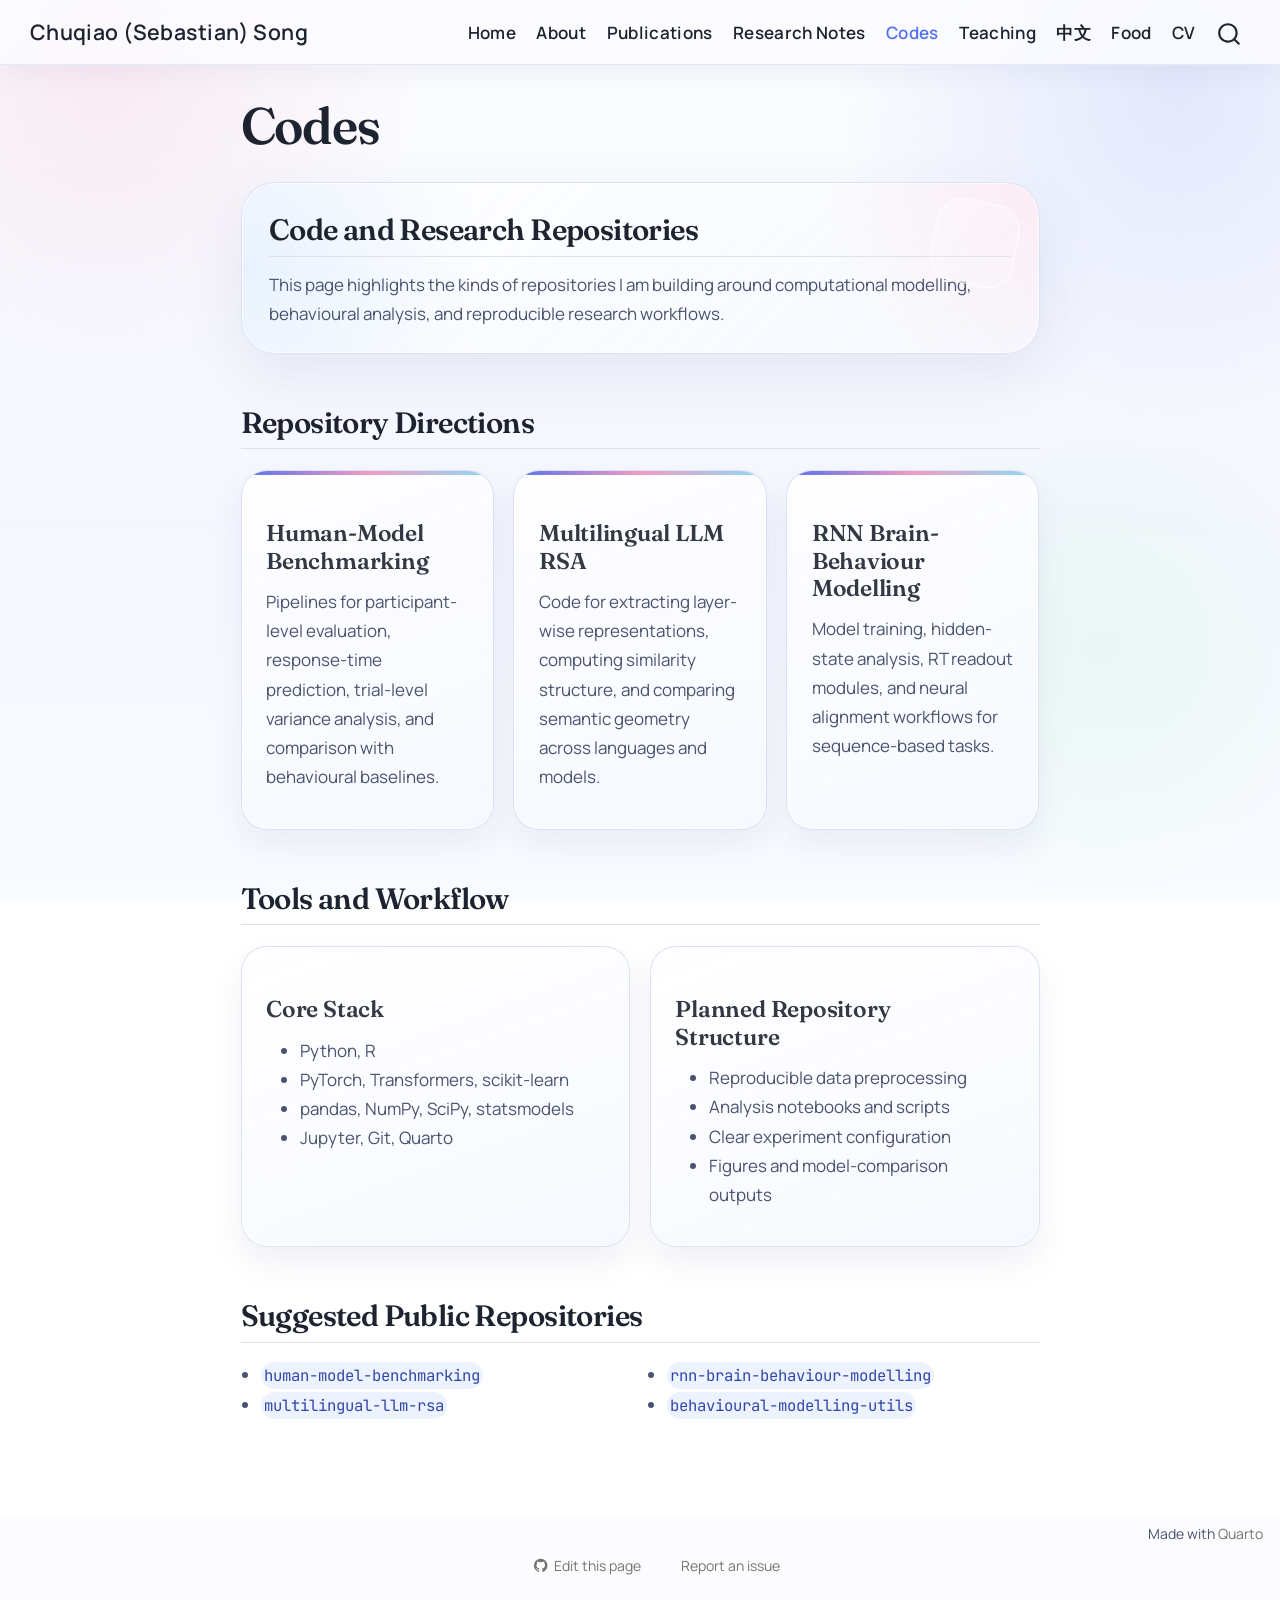
<file: docs/codes.html>
<!DOCTYPE html>
<html xmlns="http://www.w3.org/1999/xhtml" lang="en" xml:lang="en"><head>

<meta charset="utf-8">
<meta name="generator" content="quarto-1.8.26">

<meta name="viewport" content="width=device-width, initial-scale=1.0, user-scalable=yes">


<title>Codes – Chuqiao (Sebastian) Song</title>
<style>
code{white-space: pre-wrap;}
span.smallcaps{font-variant: small-caps;}
div.columns{display: flex; gap: min(4vw, 1.5em);}
div.column{flex: auto; overflow-x: auto;}
div.hanging-indent{margin-left: 1.5em; text-indent: -1.5em;}
ul.task-list{list-style: none;}
ul.task-list li input[type="checkbox"] {
  width: 0.8em;
  margin: 0 0.8em 0.2em -1em; /* quarto-specific, see https://github.com/quarto-dev/quarto-cli/issues/4556 */ 
  vertical-align: middle;
}
</style>


<script src="site_libs/quarto-nav/quarto-nav.js"></script>
<script src="site_libs/quarto-nav/headroom.min.js"></script>
<script src="site_libs/clipboard/clipboard.min.js"></script>
<script src="site_libs/quarto-search/autocomplete.umd.js"></script>
<script src="site_libs/quarto-search/fuse.min.js"></script>
<script src="site_libs/quarto-search/quarto-search.js"></script>
<meta name="quarto:offset" content="./">
<link href="./images/IMEG_1309.png" rel="icon" type="image/png">
<script src="site_libs/quarto-html/quarto.js" type="module"></script>
<script src="site_libs/quarto-html/tabsets/tabsets.js" type="module"></script>
<script src="site_libs/quarto-html/axe/axe-check.js" type="module"></script>
<script src="site_libs/quarto-html/popper.min.js"></script>
<script src="site_libs/quarto-html/tippy.umd.min.js"></script>
<script src="site_libs/quarto-html/anchor.min.js"></script>
<link href="site_libs/quarto-html/tippy.css" rel="stylesheet">
<link href="site_libs/quarto-html/quarto-syntax-highlighting-4ddf543e2355fdfec88fa953ceab072a.css" rel="stylesheet" id="quarto-text-highlighting-styles">
<script src="site_libs/bootstrap/bootstrap.min.js"></script>
<link href="site_libs/bootstrap/bootstrap-icons.css" rel="stylesheet">
<link href="site_libs/bootstrap/bootstrap-dd4c8806c775a5cda8573bd8116b9f9c.min.css" rel="stylesheet" append-hash="true" id="quarto-bootstrap" data-mode="light">
<script id="quarto-search-options" type="application/json">{
  "location": "navbar",
  "copy-button": false,
  "collapse-after": 3,
  "panel-placement": "end",
  "type": "overlay",
  "limit": 50,
  "keyboard-shortcut": [
    "f",
    "/",
    "s"
  ],
  "show-item-context": false,
  "language": {
    "search-no-results-text": "No results",
    "search-matching-documents-text": "matching documents",
    "search-copy-link-title": "Copy link to search",
    "search-hide-matches-text": "Hide additional matches",
    "search-more-match-text": "more match in this document",
    "search-more-matches-text": "more matches in this document",
    "search-clear-button-title": "Clear",
    "search-text-placeholder": "",
    "search-detached-cancel-button-title": "Cancel",
    "search-submit-button-title": "Submit",
    "search-label": "Search"
  }
}</script>


</head>

<body class="nav-fixed fullcontent quarto-light">

<div id="quarto-search-results"></div>
  <header id="quarto-header" class="headroom fixed-top">
    <nav class="navbar navbar-expand-lg " data-bs-theme="dark">
      <div class="navbar-container container-fluid">
      <div class="navbar-brand-container mx-auto">
    <a class="navbar-brand" href="./index.html">
    <span class="navbar-title">Chuqiao (Sebastian) Song</span>
    </a>
  </div>
            <div id="quarto-search" class="" title="Search"></div>
          <button class="navbar-toggler" type="button" data-bs-toggle="collapse" data-bs-target="#navbarCollapse" aria-controls="navbarCollapse" role="menu" aria-expanded="false" aria-label="Toggle navigation" onclick="if (window.quartoToggleHeadroom) { window.quartoToggleHeadroom(); }">
  <span class="navbar-toggler-icon"></span>
</button>
          <div class="collapse navbar-collapse" id="navbarCollapse">
            <ul class="navbar-nav navbar-nav-scroll ms-auto">
  <li class="nav-item">
    <a class="nav-link" href="./index.html"> 
<span class="menu-text">Home</span></a>
  </li>  
  <li class="nav-item">
    <a class="nav-link" href="./about.html"> 
<span class="menu-text">About</span></a>
  </li>  
  <li class="nav-item">
    <a class="nav-link" href="./publications.html"> 
<span class="menu-text">Publications</span></a>
  </li>  
  <li class="nav-item">
    <a class="nav-link" href="./blog.html"> 
<span class="menu-text">Research Notes</span></a>
  </li>  
  <li class="nav-item">
    <a class="nav-link active" href="./codes.html" aria-current="page"> 
<span class="menu-text">Codes</span></a>
  </li>  
  <li class="nav-item">
    <a class="nav-link" href="./Teaching.html"> 
<span class="menu-text">Teaching</span></a>
  </li>  
  <li class="nav-item">
    <a class="nav-link" href="./Chinese.html"> 
<span class="menu-text">中文</span></a>
  </li>  
  <li class="nav-item">
    <a class="nav-link" href="./food.html"> 
<span class="menu-text">Food</span></a>
  </li>  
  <li class="nav-item">
    <a class="nav-link" href="./CV_Chuqiao_SONG_Final.pdf"> 
<span class="menu-text">CV</span></a>
  </li>  
</ul>
          </div> <!-- /navcollapse -->
            <div class="quarto-navbar-tools">
</div>
      </div> <!-- /container-fluid -->
    </nav>
</header>
<!-- content -->
<div id="quarto-content" class="quarto-container page-columns page-rows-contents page-layout-article page-navbar">
<!-- sidebar -->
<!-- margin-sidebar -->
    
<!-- main -->
<main class="content" id="quarto-document-content">

<header id="title-block-header" class="quarto-title-block default">
<div class="quarto-title">
<h1 class="title">Codes</h1>
</div>



<div class="quarto-title-meta">

    
  
    
  </div>
  


</header>


<section id="code-and-research-repositories" class="level2 page-hero">
<h2 class="anchored" data-anchor-id="code-and-research-repositories">Code and Research Repositories</h2>
<p>This page highlights the kinds of repositories I am building around computational modelling, behavioural analysis, and reproducible research workflows.</p>
</section>
<section id="repository-directions" class="level2">
<h2 class="anchored" data-anchor-id="repository-directions">Repository Directions</h2>
<div class="feature-grid">
<section id="human-model-benchmarking" class="level3 feature-card">
<h3 class="anchored" data-anchor-id="human-model-benchmarking">Human-Model Benchmarking</h3>
<p>Pipelines for participant-level evaluation, response-time prediction, trial-level variance analysis, and comparison with behavioural baselines.</p>
</section>
<section id="multilingual-llm-rsa" class="level3 feature-card">
<h3 class="anchored" data-anchor-id="multilingual-llm-rsa">Multilingual LLM RSA</h3>
<p>Code for extracting layer-wise representations, computing similarity structure, and comparing semantic geometry across languages and models.</p>
</section>
<section id="rnn-brain-behaviour-modelling" class="level3 feature-card">
<h3 class="anchored" data-anchor-id="rnn-brain-behaviour-modelling">RNN Brain-Behaviour Modelling</h3>
<p>Model training, hidden-state analysis, RT readout modules, and neural alignment workflows for sequence-based tasks.</p>
</section>
</div>
</section>
<section id="tools-and-workflow" class="level2">
<h2 class="anchored" data-anchor-id="tools-and-workflow">Tools and Workflow</h2>
<div class="grid-two">
<section id="core-stack" class="level3 panel-card">
<h3 class="anchored" data-anchor-id="core-stack">Core Stack</h3>
<ul>
<li>Python, R</li>
<li>PyTorch, Transformers, scikit-learn</li>
<li>pandas, NumPy, SciPy, statsmodels</li>
<li>Jupyter, Git, Quarto</li>
</ul>
</section>
<section id="planned-repository-structure" class="level3 panel-card">
<h3 class="anchored" data-anchor-id="planned-repository-structure">Planned Repository Structure</h3>
<ul>
<li>Reproducible data preprocessing</li>
<li>Analysis notebooks and scripts</li>
<li>Clear experiment configuration</li>
<li>Figures and model-comparison outputs</li>
</ul>
</section>
</div>
</section>
<section id="suggested-public-repositories" class="level2">
<h2 class="anchored" data-anchor-id="suggested-public-repositories">Suggested Public Repositories</h2>
<div class="interest-list">
<ul>
<li><code>human-model-benchmarking</code></li>
<li><code>multilingual-llm-rsa</code></li>
<li><code>rnn-brain-behaviour-modelling</code></li>
<li><code>behavioural-modelling-utils</code></li>
</ul>
</div>


</section>

</main> <!-- /main -->
<script id="quarto-html-after-body" type="application/javascript">
  window.document.addEventListener("DOMContentLoaded", function (event) {
    const icon = "";
    const anchorJS = new window.AnchorJS();
    anchorJS.options = {
      placement: 'right',
      icon: icon
    };
    anchorJS.add('.anchored');
    const isCodeAnnotation = (el) => {
      for (const clz of el.classList) {
        if (clz.startsWith('code-annotation-')) {                     
          return true;
        }
      }
      return false;
    }
    const onCopySuccess = function(e) {
      // button target
      const button = e.trigger;
      // don't keep focus
      button.blur();
      // flash "checked"
      button.classList.add('code-copy-button-checked');
      var currentTitle = button.getAttribute("title");
      button.setAttribute("title", "Copied!");
      let tooltip;
      if (window.bootstrap) {
        button.setAttribute("data-bs-toggle", "tooltip");
        button.setAttribute("data-bs-placement", "left");
        button.setAttribute("data-bs-title", "Copied!");
        tooltip = new bootstrap.Tooltip(button, 
          { trigger: "manual", 
            customClass: "code-copy-button-tooltip",
            offset: [0, -8]});
        tooltip.show();    
      }
      setTimeout(function() {
        if (tooltip) {
          tooltip.hide();
          button.removeAttribute("data-bs-title");
          button.removeAttribute("data-bs-toggle");
          button.removeAttribute("data-bs-placement");
        }
        button.setAttribute("title", currentTitle);
        button.classList.remove('code-copy-button-checked');
      }, 1000);
      // clear code selection
      e.clearSelection();
    }
    const getTextToCopy = function(trigger) {
      const outerScaffold = trigger.parentElement.cloneNode(true);
      const codeEl = outerScaffold.querySelector('code');
      for (const childEl of codeEl.children) {
        if (isCodeAnnotation(childEl)) {
          childEl.remove();
        }
      }
      return codeEl.innerText;
    }
    const clipboard = new window.ClipboardJS('.code-copy-button:not([data-in-quarto-modal])', {
      text: getTextToCopy
    });
    clipboard.on('success', onCopySuccess);
    if (window.document.getElementById('quarto-embedded-source-code-modal')) {
      const clipboardModal = new window.ClipboardJS('.code-copy-button[data-in-quarto-modal]', {
        text: getTextToCopy,
        container: window.document.getElementById('quarto-embedded-source-code-modal')
      });
      clipboardModal.on('success', onCopySuccess);
    }
      var localhostRegex = new RegExp(/^(?:http|https):\/\/localhost\:?[0-9]*\//);
      var mailtoRegex = new RegExp(/^mailto:/);
        var filterRegex = new RegExp("https:\/\/ss-sebastian\.github\.io");
      var isInternal = (href) => {
          return filterRegex.test(href) || localhostRegex.test(href) || mailtoRegex.test(href);
      }
      // Inspect non-navigation links and adorn them if external
     var links = window.document.querySelectorAll('a[href]:not(.nav-link):not(.navbar-brand):not(.toc-action):not(.sidebar-link):not(.sidebar-item-toggle):not(.pagination-link):not(.no-external):not([aria-hidden]):not(.dropdown-item):not(.quarto-navigation-tool):not(.about-link)');
      for (var i=0; i<links.length; i++) {
        const link = links[i];
        if (!isInternal(link.href)) {
          // undo the damage that might have been done by quarto-nav.js in the case of
          // links that we want to consider external
          if (link.dataset.originalHref !== undefined) {
            link.href = link.dataset.originalHref;
          }
        }
      }
    function tippyHover(el, contentFn, onTriggerFn, onUntriggerFn) {
      const config = {
        allowHTML: true,
        maxWidth: 500,
        delay: 100,
        arrow: false,
        appendTo: function(el) {
            return el.parentElement;
        },
        interactive: true,
        interactiveBorder: 10,
        theme: 'quarto',
        placement: 'bottom-start',
      };
      if (contentFn) {
        config.content = contentFn;
      }
      if (onTriggerFn) {
        config.onTrigger = onTriggerFn;
      }
      if (onUntriggerFn) {
        config.onUntrigger = onUntriggerFn;
      }
      window.tippy(el, config); 
    }
    const noterefs = window.document.querySelectorAll('a[role="doc-noteref"]');
    for (var i=0; i<noterefs.length; i++) {
      const ref = noterefs[i];
      tippyHover(ref, function() {
        // use id or data attribute instead here
        let href = ref.getAttribute('data-footnote-href') || ref.getAttribute('href');
        try { href = new URL(href).hash; } catch {}
        const id = href.replace(/^#\/?/, "");
        const note = window.document.getElementById(id);
        if (note) {
          return note.innerHTML;
        } else {
          return "";
        }
      });
    }
    const xrefs = window.document.querySelectorAll('a.quarto-xref');
    const processXRef = (id, note) => {
      // Strip column container classes
      const stripColumnClz = (el) => {
        el.classList.remove("page-full", "page-columns");
        if (el.children) {
          for (const child of el.children) {
            stripColumnClz(child);
          }
        }
      }
      stripColumnClz(note)
      if (id === null || id.startsWith('sec-')) {
        // Special case sections, only their first couple elements
        const container = document.createElement("div");
        if (note.children && note.children.length > 2) {
          container.appendChild(note.children[0].cloneNode(true));
          for (let i = 1; i < note.children.length; i++) {
            const child = note.children[i];
            if (child.tagName === "P" && child.innerText === "") {
              continue;
            } else {
              container.appendChild(child.cloneNode(true));
              break;
            }
          }
          if (window.Quarto?.typesetMath) {
            window.Quarto.typesetMath(container);
          }
          return container.innerHTML
        } else {
          if (window.Quarto?.typesetMath) {
            window.Quarto.typesetMath(note);
          }
          return note.innerHTML;
        }
      } else {
        // Remove any anchor links if they are present
        const anchorLink = note.querySelector('a.anchorjs-link');
        if (anchorLink) {
          anchorLink.remove();
        }
        if (window.Quarto?.typesetMath) {
          window.Quarto.typesetMath(note);
        }
        if (note.classList.contains("callout")) {
          return note.outerHTML;
        } else {
          return note.innerHTML;
        }
      }
    }
    for (var i=0; i<xrefs.length; i++) {
      const xref = xrefs[i];
      tippyHover(xref, undefined, function(instance) {
        instance.disable();
        let url = xref.getAttribute('href');
        let hash = undefined; 
        if (url.startsWith('#')) {
          hash = url;
        } else {
          try { hash = new URL(url).hash; } catch {}
        }
        if (hash) {
          const id = hash.replace(/^#\/?/, "");
          const note = window.document.getElementById(id);
          if (note !== null) {
            try {
              const html = processXRef(id, note.cloneNode(true));
              instance.setContent(html);
            } finally {
              instance.enable();
              instance.show();
            }
          } else {
            // See if we can fetch this
            fetch(url.split('#')[0])
            .then(res => res.text())
            .then(html => {
              const parser = new DOMParser();
              const htmlDoc = parser.parseFromString(html, "text/html");
              const note = htmlDoc.getElementById(id);
              if (note !== null) {
                const html = processXRef(id, note);
                instance.setContent(html);
              } 
            }).finally(() => {
              instance.enable();
              instance.show();
            });
          }
        } else {
          // See if we can fetch a full url (with no hash to target)
          // This is a special case and we should probably do some content thinning / targeting
          fetch(url)
          .then(res => res.text())
          .then(html => {
            const parser = new DOMParser();
            const htmlDoc = parser.parseFromString(html, "text/html");
            const note = htmlDoc.querySelector('main.content');
            if (note !== null) {
              // This should only happen for chapter cross references
              // (since there is no id in the URL)
              // remove the first header
              if (note.children.length > 0 && note.children[0].tagName === "HEADER") {
                note.children[0].remove();
              }
              const html = processXRef(null, note);
              instance.setContent(html);
            } 
          }).finally(() => {
            instance.enable();
            instance.show();
          });
        }
      }, function(instance) {
      });
    }
        let selectedAnnoteEl;
        const selectorForAnnotation = ( cell, annotation) => {
          let cellAttr = 'data-code-cell="' + cell + '"';
          let lineAttr = 'data-code-annotation="' +  annotation + '"';
          const selector = 'span[' + cellAttr + '][' + lineAttr + ']';
          return selector;
        }
        const selectCodeLines = (annoteEl) => {
          const doc = window.document;
          const targetCell = annoteEl.getAttribute("data-target-cell");
          const targetAnnotation = annoteEl.getAttribute("data-target-annotation");
          const annoteSpan = window.document.querySelector(selectorForAnnotation(targetCell, targetAnnotation));
          const lines = annoteSpan.getAttribute("data-code-lines").split(",");
          const lineIds = lines.map((line) => {
            return targetCell + "-" + line;
          })
          let top = null;
          let height = null;
          let parent = null;
          if (lineIds.length > 0) {
              //compute the position of the single el (top and bottom and make a div)
              const el = window.document.getElementById(lineIds[0]);
              top = el.offsetTop;
              height = el.offsetHeight;
              parent = el.parentElement.parentElement;
            if (lineIds.length > 1) {
              const lastEl = window.document.getElementById(lineIds[lineIds.length - 1]);
              const bottom = lastEl.offsetTop + lastEl.offsetHeight;
              height = bottom - top;
            }
            if (top !== null && height !== null && parent !== null) {
              // cook up a div (if necessary) and position it 
              let div = window.document.getElementById("code-annotation-line-highlight");
              if (div === null) {
                div = window.document.createElement("div");
                div.setAttribute("id", "code-annotation-line-highlight");
                div.style.position = 'absolute';
                parent.appendChild(div);
              }
              div.style.top = top - 2 + "px";
              div.style.height = height + 4 + "px";
              div.style.left = 0;
              let gutterDiv = window.document.getElementById("code-annotation-line-highlight-gutter");
              if (gutterDiv === null) {
                gutterDiv = window.document.createElement("div");
                gutterDiv.setAttribute("id", "code-annotation-line-highlight-gutter");
                gutterDiv.style.position = 'absolute';
                const codeCell = window.document.getElementById(targetCell);
                const gutter = codeCell.querySelector('.code-annotation-gutter');
                gutter.appendChild(gutterDiv);
              }
              gutterDiv.style.top = top - 2 + "px";
              gutterDiv.style.height = height + 4 + "px";
            }
            selectedAnnoteEl = annoteEl;
          }
        };
        const unselectCodeLines = () => {
          const elementsIds = ["code-annotation-line-highlight", "code-annotation-line-highlight-gutter"];
          elementsIds.forEach((elId) => {
            const div = window.document.getElementById(elId);
            if (div) {
              div.remove();
            }
          });
          selectedAnnoteEl = undefined;
        };
          // Handle positioning of the toggle
      window.addEventListener(
        "resize",
        throttle(() => {
          elRect = undefined;
          if (selectedAnnoteEl) {
            selectCodeLines(selectedAnnoteEl);
          }
        }, 10)
      );
      function throttle(fn, ms) {
      let throttle = false;
      let timer;
        return (...args) => {
          if(!throttle) { // first call gets through
              fn.apply(this, args);
              throttle = true;
          } else { // all the others get throttled
              if(timer) clearTimeout(timer); // cancel #2
              timer = setTimeout(() => {
                fn.apply(this, args);
                timer = throttle = false;
              }, ms);
          }
        };
      }
        // Attach click handler to the DT
        const annoteDls = window.document.querySelectorAll('dt[data-target-cell]');
        for (const annoteDlNode of annoteDls) {
          annoteDlNode.addEventListener('click', (event) => {
            const clickedEl = event.target;
            if (clickedEl !== selectedAnnoteEl) {
              unselectCodeLines();
              const activeEl = window.document.querySelector('dt[data-target-cell].code-annotation-active');
              if (activeEl) {
                activeEl.classList.remove('code-annotation-active');
              }
              selectCodeLines(clickedEl);
              clickedEl.classList.add('code-annotation-active');
            } else {
              // Unselect the line
              unselectCodeLines();
              clickedEl.classList.remove('code-annotation-active');
            }
          });
        }
    const findCites = (el) => {
      const parentEl = el.parentElement;
      if (parentEl) {
        const cites = parentEl.dataset.cites;
        if (cites) {
          return {
            el,
            cites: cites.split(' ')
          };
        } else {
          return findCites(el.parentElement)
        }
      } else {
        return undefined;
      }
    };
    var bibliorefs = window.document.querySelectorAll('a[role="doc-biblioref"]');
    for (var i=0; i<bibliorefs.length; i++) {
      const ref = bibliorefs[i];
      const citeInfo = findCites(ref);
      if (citeInfo) {
        tippyHover(citeInfo.el, function() {
          var popup = window.document.createElement('div');
          citeInfo.cites.forEach(function(cite) {
            var citeDiv = window.document.createElement('div');
            citeDiv.classList.add('hanging-indent');
            citeDiv.classList.add('csl-entry');
            var biblioDiv = window.document.getElementById('ref-' + cite);
            if (biblioDiv) {
              citeDiv.innerHTML = biblioDiv.innerHTML;
            }
            popup.appendChild(citeDiv);
          });
          return popup.innerHTML;
        });
      }
    }
  });
  </script>
</div> <!-- /content -->
<footer class="footer">
  <div class="nav-footer">
    <div class="nav-footer-left">
      &nbsp;
    </div>   
    <div class="nav-footer-center">
      &nbsp;
    <div class="toc-actions"><ul><li><a href="https://github.com/ss-sebastian/ss-sebastian.github.io/edit/main/codes.qmd" class="toc-action"><i class="bi bi-github"></i>Edit this page</a></li><li><a href="https://github.com/ss-sebastian/ss-sebastian.github.io/issues/new" class="toc-action"><i class="bi empty"></i>Report an issue</a></li></ul></div></div>
    <div class="nav-footer-right">
<p>Made with <a href="https://quarto.org/">Quarto</a><br></p>
</div>
  </div>
</footer>




</body></html>
</file>
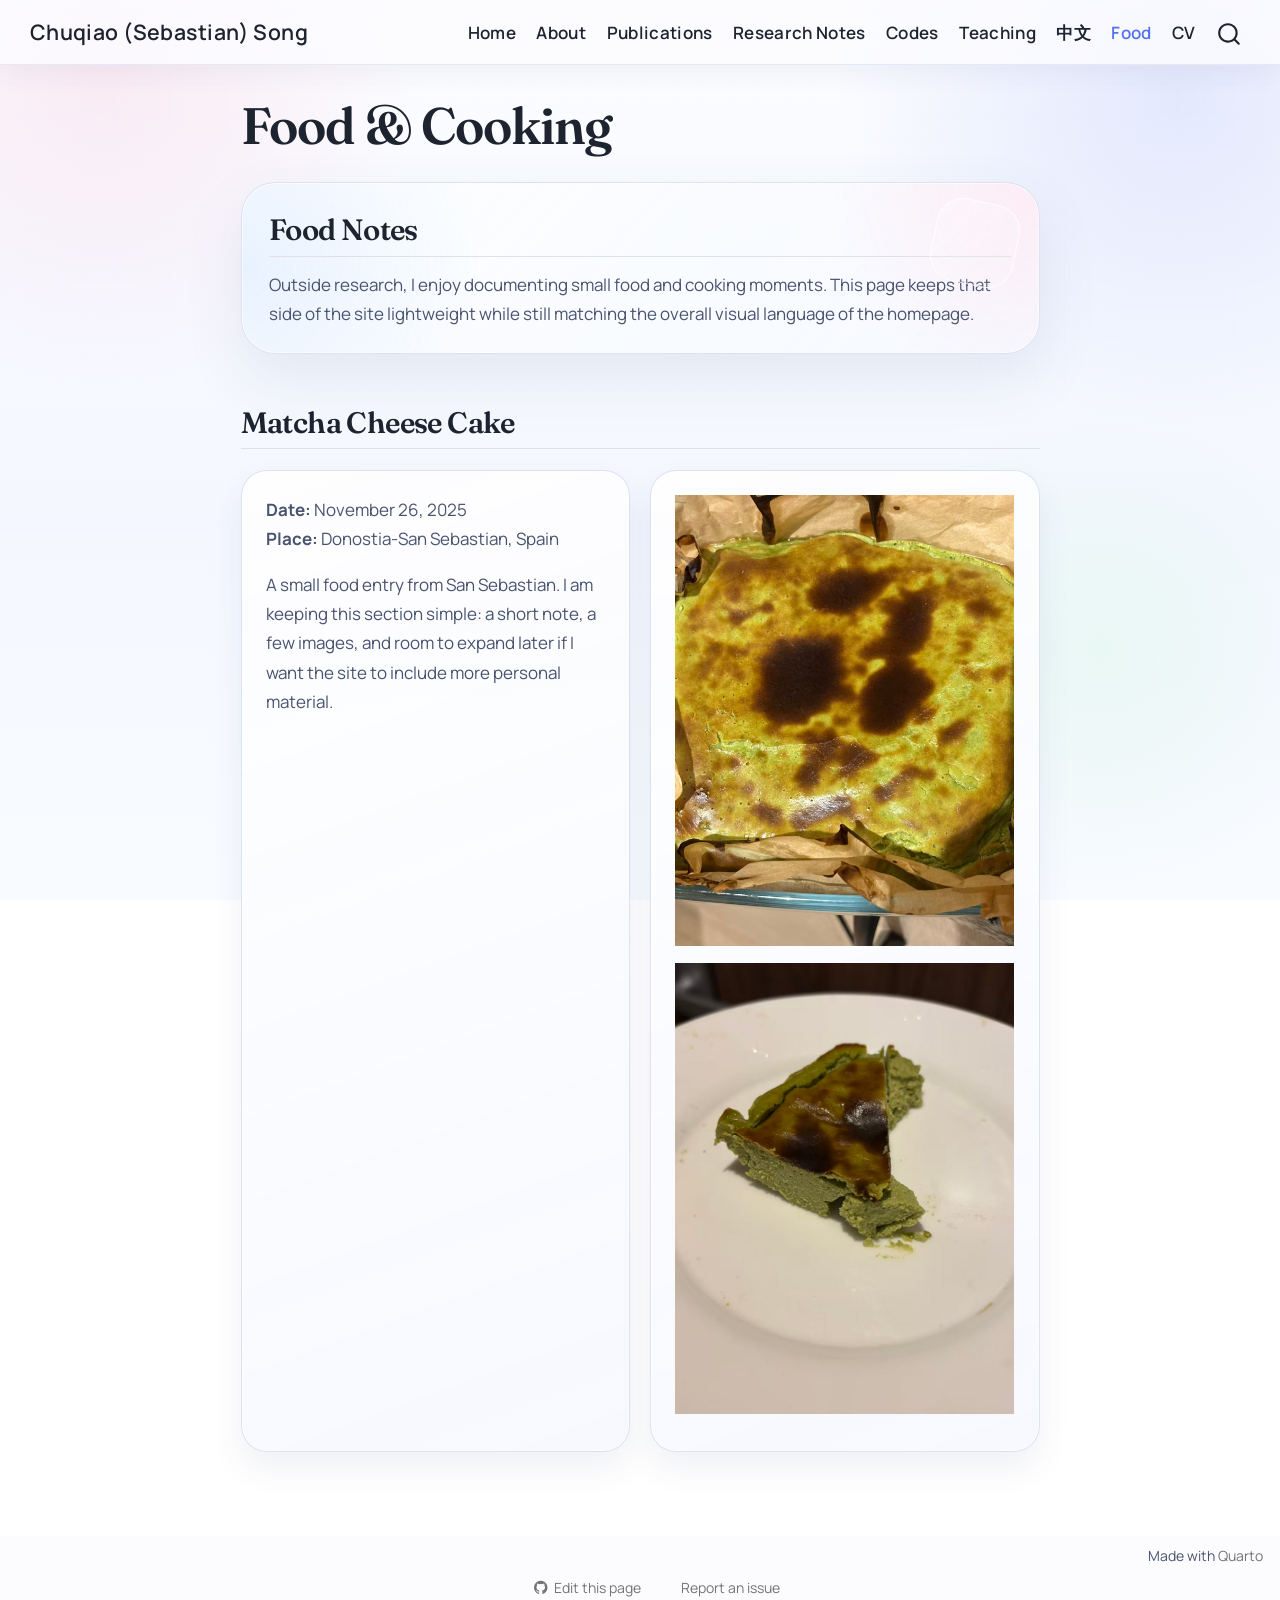
<file: docs/food.html>
<!DOCTYPE html>
<html xmlns="http://www.w3.org/1999/xhtml" lang="en" xml:lang="en"><head>

<meta charset="utf-8">
<meta name="generator" content="quarto-1.8.26">

<meta name="viewport" content="width=device-width, initial-scale=1.0, user-scalable=yes">


<title>Food &amp; Cooking – Chuqiao (Sebastian) Song</title>
<style>
code{white-space: pre-wrap;}
span.smallcaps{font-variant: small-caps;}
div.columns{display: flex; gap: min(4vw, 1.5em);}
div.column{flex: auto; overflow-x: auto;}
div.hanging-indent{margin-left: 1.5em; text-indent: -1.5em;}
ul.task-list{list-style: none;}
ul.task-list li input[type="checkbox"] {
  width: 0.8em;
  margin: 0 0.8em 0.2em -1em; /* quarto-specific, see https://github.com/quarto-dev/quarto-cli/issues/4556 */ 
  vertical-align: middle;
}
</style>


<script src="site_libs/quarto-nav/quarto-nav.js"></script>
<script src="site_libs/quarto-nav/headroom.min.js"></script>
<script src="site_libs/clipboard/clipboard.min.js"></script>
<script src="site_libs/quarto-search/autocomplete.umd.js"></script>
<script src="site_libs/quarto-search/fuse.min.js"></script>
<script src="site_libs/quarto-search/quarto-search.js"></script>
<meta name="quarto:offset" content="./">
<link href="./images/IMEG_1309.png" rel="icon" type="image/png">
<script src="site_libs/quarto-html/quarto.js" type="module"></script>
<script src="site_libs/quarto-html/tabsets/tabsets.js" type="module"></script>
<script src="site_libs/quarto-html/axe/axe-check.js" type="module"></script>
<script src="site_libs/quarto-html/popper.min.js"></script>
<script src="site_libs/quarto-html/tippy.umd.min.js"></script>
<script src="site_libs/quarto-html/anchor.min.js"></script>
<link href="site_libs/quarto-html/tippy.css" rel="stylesheet">
<link href="site_libs/quarto-html/quarto-syntax-highlighting-4ddf543e2355fdfec88fa953ceab072a.css" rel="stylesheet" id="quarto-text-highlighting-styles">
<script src="site_libs/bootstrap/bootstrap.min.js"></script>
<link href="site_libs/bootstrap/bootstrap-icons.css" rel="stylesheet">
<link href="site_libs/bootstrap/bootstrap-dd4c8806c775a5cda8573bd8116b9f9c.min.css" rel="stylesheet" append-hash="true" id="quarto-bootstrap" data-mode="light">
<script id="quarto-search-options" type="application/json">{
  "location": "navbar",
  "copy-button": false,
  "collapse-after": 3,
  "panel-placement": "end",
  "type": "overlay",
  "limit": 50,
  "keyboard-shortcut": [
    "f",
    "/",
    "s"
  ],
  "show-item-context": false,
  "language": {
    "search-no-results-text": "No results",
    "search-matching-documents-text": "matching documents",
    "search-copy-link-title": "Copy link to search",
    "search-hide-matches-text": "Hide additional matches",
    "search-more-match-text": "more match in this document",
    "search-more-matches-text": "more matches in this document",
    "search-clear-button-title": "Clear",
    "search-text-placeholder": "",
    "search-detached-cancel-button-title": "Cancel",
    "search-submit-button-title": "Submit",
    "search-label": "Search"
  }
}</script>


</head>

<body class="nav-fixed fullcontent quarto-light">

<div id="quarto-search-results"></div>
  <header id="quarto-header" class="headroom fixed-top">
    <nav class="navbar navbar-expand-lg " data-bs-theme="dark">
      <div class="navbar-container container-fluid">
      <div class="navbar-brand-container mx-auto">
    <a class="navbar-brand" href="./index.html">
    <span class="navbar-title">Chuqiao (Sebastian) Song</span>
    </a>
  </div>
            <div id="quarto-search" class="" title="Search"></div>
          <button class="navbar-toggler" type="button" data-bs-toggle="collapse" data-bs-target="#navbarCollapse" aria-controls="navbarCollapse" role="menu" aria-expanded="false" aria-label="Toggle navigation" onclick="if (window.quartoToggleHeadroom) { window.quartoToggleHeadroom(); }">
  <span class="navbar-toggler-icon"></span>
</button>
          <div class="collapse navbar-collapse" id="navbarCollapse">
            <ul class="navbar-nav navbar-nav-scroll ms-auto">
  <li class="nav-item">
    <a class="nav-link" href="./index.html"> 
<span class="menu-text">Home</span></a>
  </li>  
  <li class="nav-item">
    <a class="nav-link" href="./about.html"> 
<span class="menu-text">About</span></a>
  </li>  
  <li class="nav-item">
    <a class="nav-link" href="./publications.html"> 
<span class="menu-text">Publications</span></a>
  </li>  
  <li class="nav-item">
    <a class="nav-link" href="./blog.html"> 
<span class="menu-text">Research Notes</span></a>
  </li>  
  <li class="nav-item">
    <a class="nav-link" href="./codes.html"> 
<span class="menu-text">Codes</span></a>
  </li>  
  <li class="nav-item">
    <a class="nav-link" href="./Teaching.html"> 
<span class="menu-text">Teaching</span></a>
  </li>  
  <li class="nav-item">
    <a class="nav-link" href="./Chinese.html"> 
<span class="menu-text">中文</span></a>
  </li>  
  <li class="nav-item">
    <a class="nav-link active" href="./food.html" aria-current="page"> 
<span class="menu-text">Food</span></a>
  </li>  
  <li class="nav-item">
    <a class="nav-link" href="./CV_Chuqiao_SONG_Final.pdf"> 
<span class="menu-text">CV</span></a>
  </li>  
</ul>
          </div> <!-- /navcollapse -->
            <div class="quarto-navbar-tools">
</div>
      </div> <!-- /container-fluid -->
    </nav>
</header>
<!-- content -->
<div id="quarto-content" class="quarto-container page-columns page-rows-contents page-layout-article page-navbar">
<!-- sidebar -->
<!-- margin-sidebar -->
    
<!-- main -->
<main class="content" id="quarto-document-content">

<header id="title-block-header" class="quarto-title-block default">
<div class="quarto-title">
<h1 class="title">Food &amp; Cooking</h1>
</div>



<div class="quarto-title-meta">

    
  
    
  </div>
  


</header>


<section id="food-notes" class="level2 page-hero">
<h2 class="anchored" data-anchor-id="food-notes">Food Notes</h2>
<p>Outside research, I enjoy documenting small food and cooking moments. This page keeps that side of the site lightweight while still matching the overall visual language of the homepage.</p>
</section>
<section id="matcha-cheese-cake" class="level2">
<h2 class="anchored" data-anchor-id="matcha-cheese-cake">Matcha Cheese Cake</h2>
<div class="grid-two">
<div class="panel-card">
<p><strong>Date:</strong> November 26, 2025<br>
<strong>Place:</strong> Donostia-San Sebastian, Spain</p>
<p>A small food entry from San Sebastian. I am keeping this section simple: a short note, a few images, and room to expand later if I want the site to include more personal material.</p>
</div>
<div class="panel-card">
<p><img src="./food/image/tarta_de_queso_1.jpg" class="img-fluid gallery-image"></p>
<p><img src="./food/image/tarta_de_queso_2.jpg" class="img-fluid gallery-image"></p>
</div>
</div>


</section>

</main> <!-- /main -->
<script id="quarto-html-after-body" type="application/javascript">
  window.document.addEventListener("DOMContentLoaded", function (event) {
    const icon = "";
    const anchorJS = new window.AnchorJS();
    anchorJS.options = {
      placement: 'right',
      icon: icon
    };
    anchorJS.add('.anchored');
    const isCodeAnnotation = (el) => {
      for (const clz of el.classList) {
        if (clz.startsWith('code-annotation-')) {                     
          return true;
        }
      }
      return false;
    }
    const onCopySuccess = function(e) {
      // button target
      const button = e.trigger;
      // don't keep focus
      button.blur();
      // flash "checked"
      button.classList.add('code-copy-button-checked');
      var currentTitle = button.getAttribute("title");
      button.setAttribute("title", "Copied!");
      let tooltip;
      if (window.bootstrap) {
        button.setAttribute("data-bs-toggle", "tooltip");
        button.setAttribute("data-bs-placement", "left");
        button.setAttribute("data-bs-title", "Copied!");
        tooltip = new bootstrap.Tooltip(button, 
          { trigger: "manual", 
            customClass: "code-copy-button-tooltip",
            offset: [0, -8]});
        tooltip.show();    
      }
      setTimeout(function() {
        if (tooltip) {
          tooltip.hide();
          button.removeAttribute("data-bs-title");
          button.removeAttribute("data-bs-toggle");
          button.removeAttribute("data-bs-placement");
        }
        button.setAttribute("title", currentTitle);
        button.classList.remove('code-copy-button-checked');
      }, 1000);
      // clear code selection
      e.clearSelection();
    }
    const getTextToCopy = function(trigger) {
      const outerScaffold = trigger.parentElement.cloneNode(true);
      const codeEl = outerScaffold.querySelector('code');
      for (const childEl of codeEl.children) {
        if (isCodeAnnotation(childEl)) {
          childEl.remove();
        }
      }
      return codeEl.innerText;
    }
    const clipboard = new window.ClipboardJS('.code-copy-button:not([data-in-quarto-modal])', {
      text: getTextToCopy
    });
    clipboard.on('success', onCopySuccess);
    if (window.document.getElementById('quarto-embedded-source-code-modal')) {
      const clipboardModal = new window.ClipboardJS('.code-copy-button[data-in-quarto-modal]', {
        text: getTextToCopy,
        container: window.document.getElementById('quarto-embedded-source-code-modal')
      });
      clipboardModal.on('success', onCopySuccess);
    }
      var localhostRegex = new RegExp(/^(?:http|https):\/\/localhost\:?[0-9]*\//);
      var mailtoRegex = new RegExp(/^mailto:/);
        var filterRegex = new RegExp("https:\/\/ss-sebastian\.github\.io");
      var isInternal = (href) => {
          return filterRegex.test(href) || localhostRegex.test(href) || mailtoRegex.test(href);
      }
      // Inspect non-navigation links and adorn them if external
     var links = window.document.querySelectorAll('a[href]:not(.nav-link):not(.navbar-brand):not(.toc-action):not(.sidebar-link):not(.sidebar-item-toggle):not(.pagination-link):not(.no-external):not([aria-hidden]):not(.dropdown-item):not(.quarto-navigation-tool):not(.about-link)');
      for (var i=0; i<links.length; i++) {
        const link = links[i];
        if (!isInternal(link.href)) {
          // undo the damage that might have been done by quarto-nav.js in the case of
          // links that we want to consider external
          if (link.dataset.originalHref !== undefined) {
            link.href = link.dataset.originalHref;
          }
        }
      }
    function tippyHover(el, contentFn, onTriggerFn, onUntriggerFn) {
      const config = {
        allowHTML: true,
        maxWidth: 500,
        delay: 100,
        arrow: false,
        appendTo: function(el) {
            return el.parentElement;
        },
        interactive: true,
        interactiveBorder: 10,
        theme: 'quarto',
        placement: 'bottom-start',
      };
      if (contentFn) {
        config.content = contentFn;
      }
      if (onTriggerFn) {
        config.onTrigger = onTriggerFn;
      }
      if (onUntriggerFn) {
        config.onUntrigger = onUntriggerFn;
      }
      window.tippy(el, config); 
    }
    const noterefs = window.document.querySelectorAll('a[role="doc-noteref"]');
    for (var i=0; i<noterefs.length; i++) {
      const ref = noterefs[i];
      tippyHover(ref, function() {
        // use id or data attribute instead here
        let href = ref.getAttribute('data-footnote-href') || ref.getAttribute('href');
        try { href = new URL(href).hash; } catch {}
        const id = href.replace(/^#\/?/, "");
        const note = window.document.getElementById(id);
        if (note) {
          return note.innerHTML;
        } else {
          return "";
        }
      });
    }
    const xrefs = window.document.querySelectorAll('a.quarto-xref');
    const processXRef = (id, note) => {
      // Strip column container classes
      const stripColumnClz = (el) => {
        el.classList.remove("page-full", "page-columns");
        if (el.children) {
          for (const child of el.children) {
            stripColumnClz(child);
          }
        }
      }
      stripColumnClz(note)
      if (id === null || id.startsWith('sec-')) {
        // Special case sections, only their first couple elements
        const container = document.createElement("div");
        if (note.children && note.children.length > 2) {
          container.appendChild(note.children[0].cloneNode(true));
          for (let i = 1; i < note.children.length; i++) {
            const child = note.children[i];
            if (child.tagName === "P" && child.innerText === "") {
              continue;
            } else {
              container.appendChild(child.cloneNode(true));
              break;
            }
          }
          if (window.Quarto?.typesetMath) {
            window.Quarto.typesetMath(container);
          }
          return container.innerHTML
        } else {
          if (window.Quarto?.typesetMath) {
            window.Quarto.typesetMath(note);
          }
          return note.innerHTML;
        }
      } else {
        // Remove any anchor links if they are present
        const anchorLink = note.querySelector('a.anchorjs-link');
        if (anchorLink) {
          anchorLink.remove();
        }
        if (window.Quarto?.typesetMath) {
          window.Quarto.typesetMath(note);
        }
        if (note.classList.contains("callout")) {
          return note.outerHTML;
        } else {
          return note.innerHTML;
        }
      }
    }
    for (var i=0; i<xrefs.length; i++) {
      const xref = xrefs[i];
      tippyHover(xref, undefined, function(instance) {
        instance.disable();
        let url = xref.getAttribute('href');
        let hash = undefined; 
        if (url.startsWith('#')) {
          hash = url;
        } else {
          try { hash = new URL(url).hash; } catch {}
        }
        if (hash) {
          const id = hash.replace(/^#\/?/, "");
          const note = window.document.getElementById(id);
          if (note !== null) {
            try {
              const html = processXRef(id, note.cloneNode(true));
              instance.setContent(html);
            } finally {
              instance.enable();
              instance.show();
            }
          } else {
            // See if we can fetch this
            fetch(url.split('#')[0])
            .then(res => res.text())
            .then(html => {
              const parser = new DOMParser();
              const htmlDoc = parser.parseFromString(html, "text/html");
              const note = htmlDoc.getElementById(id);
              if (note !== null) {
                const html = processXRef(id, note);
                instance.setContent(html);
              } 
            }).finally(() => {
              instance.enable();
              instance.show();
            });
          }
        } else {
          // See if we can fetch a full url (with no hash to target)
          // This is a special case and we should probably do some content thinning / targeting
          fetch(url)
          .then(res => res.text())
          .then(html => {
            const parser = new DOMParser();
            const htmlDoc = parser.parseFromString(html, "text/html");
            const note = htmlDoc.querySelector('main.content');
            if (note !== null) {
              // This should only happen for chapter cross references
              // (since there is no id in the URL)
              // remove the first header
              if (note.children.length > 0 && note.children[0].tagName === "HEADER") {
                note.children[0].remove();
              }
              const html = processXRef(null, note);
              instance.setContent(html);
            } 
          }).finally(() => {
            instance.enable();
            instance.show();
          });
        }
      }, function(instance) {
      });
    }
        let selectedAnnoteEl;
        const selectorForAnnotation = ( cell, annotation) => {
          let cellAttr = 'data-code-cell="' + cell + '"';
          let lineAttr = 'data-code-annotation="' +  annotation + '"';
          const selector = 'span[' + cellAttr + '][' + lineAttr + ']';
          return selector;
        }
        const selectCodeLines = (annoteEl) => {
          const doc = window.document;
          const targetCell = annoteEl.getAttribute("data-target-cell");
          const targetAnnotation = annoteEl.getAttribute("data-target-annotation");
          const annoteSpan = window.document.querySelector(selectorForAnnotation(targetCell, targetAnnotation));
          const lines = annoteSpan.getAttribute("data-code-lines").split(",");
          const lineIds = lines.map((line) => {
            return targetCell + "-" + line;
          })
          let top = null;
          let height = null;
          let parent = null;
          if (lineIds.length > 0) {
              //compute the position of the single el (top and bottom and make a div)
              const el = window.document.getElementById(lineIds[0]);
              top = el.offsetTop;
              height = el.offsetHeight;
              parent = el.parentElement.parentElement;
            if (lineIds.length > 1) {
              const lastEl = window.document.getElementById(lineIds[lineIds.length - 1]);
              const bottom = lastEl.offsetTop + lastEl.offsetHeight;
              height = bottom - top;
            }
            if (top !== null && height !== null && parent !== null) {
              // cook up a div (if necessary) and position it 
              let div = window.document.getElementById("code-annotation-line-highlight");
              if (div === null) {
                div = window.document.createElement("div");
                div.setAttribute("id", "code-annotation-line-highlight");
                div.style.position = 'absolute';
                parent.appendChild(div);
              }
              div.style.top = top - 2 + "px";
              div.style.height = height + 4 + "px";
              div.style.left = 0;
              let gutterDiv = window.document.getElementById("code-annotation-line-highlight-gutter");
              if (gutterDiv === null) {
                gutterDiv = window.document.createElement("div");
                gutterDiv.setAttribute("id", "code-annotation-line-highlight-gutter");
                gutterDiv.style.position = 'absolute';
                const codeCell = window.document.getElementById(targetCell);
                const gutter = codeCell.querySelector('.code-annotation-gutter');
                gutter.appendChild(gutterDiv);
              }
              gutterDiv.style.top = top - 2 + "px";
              gutterDiv.style.height = height + 4 + "px";
            }
            selectedAnnoteEl = annoteEl;
          }
        };
        const unselectCodeLines = () => {
          const elementsIds = ["code-annotation-line-highlight", "code-annotation-line-highlight-gutter"];
          elementsIds.forEach((elId) => {
            const div = window.document.getElementById(elId);
            if (div) {
              div.remove();
            }
          });
          selectedAnnoteEl = undefined;
        };
          // Handle positioning of the toggle
      window.addEventListener(
        "resize",
        throttle(() => {
          elRect = undefined;
          if (selectedAnnoteEl) {
            selectCodeLines(selectedAnnoteEl);
          }
        }, 10)
      );
      function throttle(fn, ms) {
      let throttle = false;
      let timer;
        return (...args) => {
          if(!throttle) { // first call gets through
              fn.apply(this, args);
              throttle = true;
          } else { // all the others get throttled
              if(timer) clearTimeout(timer); // cancel #2
              timer = setTimeout(() => {
                fn.apply(this, args);
                timer = throttle = false;
              }, ms);
          }
        };
      }
        // Attach click handler to the DT
        const annoteDls = window.document.querySelectorAll('dt[data-target-cell]');
        for (const annoteDlNode of annoteDls) {
          annoteDlNode.addEventListener('click', (event) => {
            const clickedEl = event.target;
            if (clickedEl !== selectedAnnoteEl) {
              unselectCodeLines();
              const activeEl = window.document.querySelector('dt[data-target-cell].code-annotation-active');
              if (activeEl) {
                activeEl.classList.remove('code-annotation-active');
              }
              selectCodeLines(clickedEl);
              clickedEl.classList.add('code-annotation-active');
            } else {
              // Unselect the line
              unselectCodeLines();
              clickedEl.classList.remove('code-annotation-active');
            }
          });
        }
    const findCites = (el) => {
      const parentEl = el.parentElement;
      if (parentEl) {
        const cites = parentEl.dataset.cites;
        if (cites) {
          return {
            el,
            cites: cites.split(' ')
          };
        } else {
          return findCites(el.parentElement)
        }
      } else {
        return undefined;
      }
    };
    var bibliorefs = window.document.querySelectorAll('a[role="doc-biblioref"]');
    for (var i=0; i<bibliorefs.length; i++) {
      const ref = bibliorefs[i];
      const citeInfo = findCites(ref);
      if (citeInfo) {
        tippyHover(citeInfo.el, function() {
          var popup = window.document.createElement('div');
          citeInfo.cites.forEach(function(cite) {
            var citeDiv = window.document.createElement('div');
            citeDiv.classList.add('hanging-indent');
            citeDiv.classList.add('csl-entry');
            var biblioDiv = window.document.getElementById('ref-' + cite);
            if (biblioDiv) {
              citeDiv.innerHTML = biblioDiv.innerHTML;
            }
            popup.appendChild(citeDiv);
          });
          return popup.innerHTML;
        });
      }
    }
  });
  </script>
</div> <!-- /content -->
<footer class="footer">
  <div class="nav-footer">
    <div class="nav-footer-left">
      &nbsp;
    </div>   
    <div class="nav-footer-center">
      &nbsp;
    <div class="toc-actions"><ul><li><a href="https://github.com/ss-sebastian/ss-sebastian.github.io/edit/main/food.qmd" class="toc-action"><i class="bi bi-github"></i>Edit this page</a></li><li><a href="https://github.com/ss-sebastian/ss-sebastian.github.io/issues/new" class="toc-action"><i class="bi empty"></i>Report an issue</a></li></ul></div></div>
    <div class="nav-footer-right">
<p>Made with <a href="https://quarto.org/">Quarto</a><br></p>
</div>
  </div>
</footer>




</body></html>
</file>
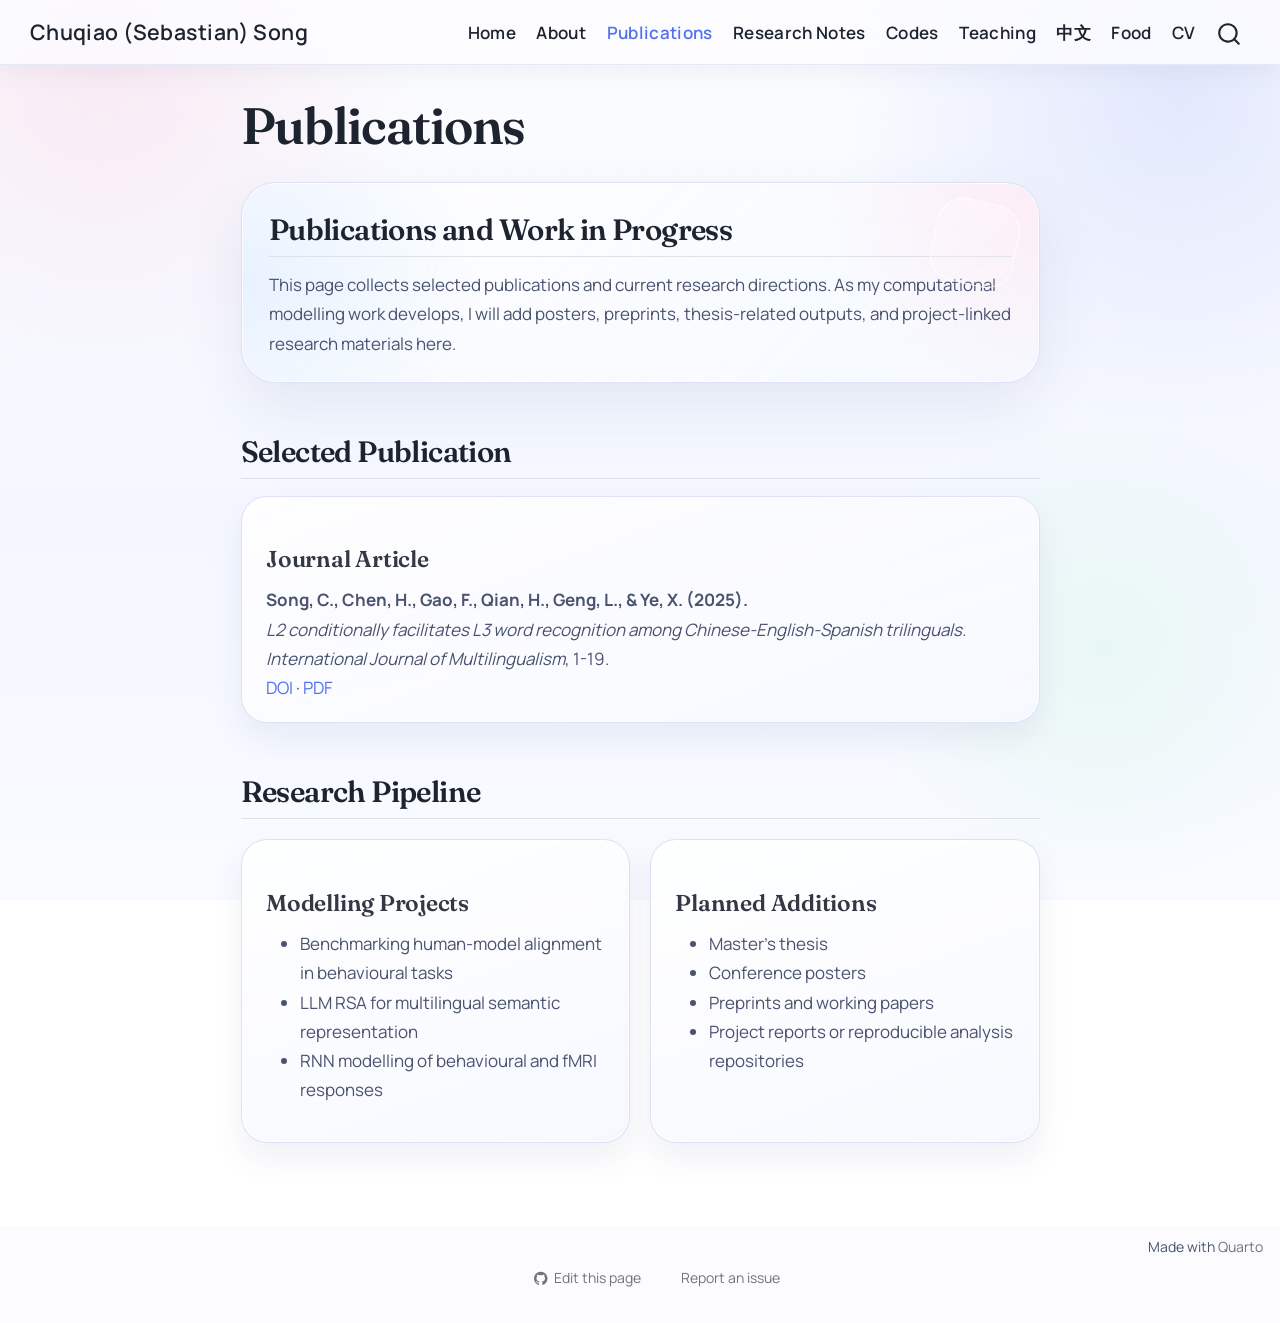
<file: docs/publications.html>
<!DOCTYPE html>
<html xmlns="http://www.w3.org/1999/xhtml" lang="en" xml:lang="en"><head>

<meta charset="utf-8">
<meta name="generator" content="quarto-1.8.26">

<meta name="viewport" content="width=device-width, initial-scale=1.0, user-scalable=yes">


<title>Publications – Chuqiao (Sebastian) Song</title>
<style>
code{white-space: pre-wrap;}
span.smallcaps{font-variant: small-caps;}
div.columns{display: flex; gap: min(4vw, 1.5em);}
div.column{flex: auto; overflow-x: auto;}
div.hanging-indent{margin-left: 1.5em; text-indent: -1.5em;}
ul.task-list{list-style: none;}
ul.task-list li input[type="checkbox"] {
  width: 0.8em;
  margin: 0 0.8em 0.2em -1em; /* quarto-specific, see https://github.com/quarto-dev/quarto-cli/issues/4556 */ 
  vertical-align: middle;
}
</style>


<script src="site_libs/quarto-nav/quarto-nav.js"></script>
<script src="site_libs/quarto-nav/headroom.min.js"></script>
<script src="site_libs/clipboard/clipboard.min.js"></script>
<script src="site_libs/quarto-search/autocomplete.umd.js"></script>
<script src="site_libs/quarto-search/fuse.min.js"></script>
<script src="site_libs/quarto-search/quarto-search.js"></script>
<meta name="quarto:offset" content="./">
<link href="./images/IMEG_1309.png" rel="icon" type="image/png">
<script src="site_libs/quarto-html/quarto.js" type="module"></script>
<script src="site_libs/quarto-html/tabsets/tabsets.js" type="module"></script>
<script src="site_libs/quarto-html/axe/axe-check.js" type="module"></script>
<script src="site_libs/quarto-html/popper.min.js"></script>
<script src="site_libs/quarto-html/tippy.umd.min.js"></script>
<script src="site_libs/quarto-html/anchor.min.js"></script>
<link href="site_libs/quarto-html/tippy.css" rel="stylesheet">
<link href="site_libs/quarto-html/quarto-syntax-highlighting-4ddf543e2355fdfec88fa953ceab072a.css" rel="stylesheet" id="quarto-text-highlighting-styles">
<script src="site_libs/bootstrap/bootstrap.min.js"></script>
<link href="site_libs/bootstrap/bootstrap-icons.css" rel="stylesheet">
<link href="site_libs/bootstrap/bootstrap-dd4c8806c775a5cda8573bd8116b9f9c.min.css" rel="stylesheet" append-hash="true" id="quarto-bootstrap" data-mode="light">
<script id="quarto-search-options" type="application/json">{
  "location": "navbar",
  "copy-button": false,
  "collapse-after": 3,
  "panel-placement": "end",
  "type": "overlay",
  "limit": 50,
  "keyboard-shortcut": [
    "f",
    "/",
    "s"
  ],
  "show-item-context": false,
  "language": {
    "search-no-results-text": "No results",
    "search-matching-documents-text": "matching documents",
    "search-copy-link-title": "Copy link to search",
    "search-hide-matches-text": "Hide additional matches",
    "search-more-match-text": "more match in this document",
    "search-more-matches-text": "more matches in this document",
    "search-clear-button-title": "Clear",
    "search-text-placeholder": "",
    "search-detached-cancel-button-title": "Cancel",
    "search-submit-button-title": "Submit",
    "search-label": "Search"
  }
}</script>


</head>

<body class="nav-fixed fullcontent quarto-light">

<div id="quarto-search-results"></div>
  <header id="quarto-header" class="headroom fixed-top">
    <nav class="navbar navbar-expand-lg " data-bs-theme="dark">
      <div class="navbar-container container-fluid">
      <div class="navbar-brand-container mx-auto">
    <a class="navbar-brand" href="./index.html">
    <span class="navbar-title">Chuqiao (Sebastian) Song</span>
    </a>
  </div>
            <div id="quarto-search" class="" title="Search"></div>
          <button class="navbar-toggler" type="button" data-bs-toggle="collapse" data-bs-target="#navbarCollapse" aria-controls="navbarCollapse" role="menu" aria-expanded="false" aria-label="Toggle navigation" onclick="if (window.quartoToggleHeadroom) { window.quartoToggleHeadroom(); }">
  <span class="navbar-toggler-icon"></span>
</button>
          <div class="collapse navbar-collapse" id="navbarCollapse">
            <ul class="navbar-nav navbar-nav-scroll ms-auto">
  <li class="nav-item">
    <a class="nav-link" href="./index.html"> 
<span class="menu-text">Home</span></a>
  </li>  
  <li class="nav-item">
    <a class="nav-link" href="./about.html"> 
<span class="menu-text">About</span></a>
  </li>  
  <li class="nav-item">
    <a class="nav-link active" href="./publications.html" aria-current="page"> 
<span class="menu-text">Publications</span></a>
  </li>  
  <li class="nav-item">
    <a class="nav-link" href="./blog.html"> 
<span class="menu-text">Research Notes</span></a>
  </li>  
  <li class="nav-item">
    <a class="nav-link" href="./codes.html"> 
<span class="menu-text">Codes</span></a>
  </li>  
  <li class="nav-item">
    <a class="nav-link" href="./Teaching.html"> 
<span class="menu-text">Teaching</span></a>
  </li>  
  <li class="nav-item">
    <a class="nav-link" href="./Chinese.html"> 
<span class="menu-text">中文</span></a>
  </li>  
  <li class="nav-item">
    <a class="nav-link" href="./food.html"> 
<span class="menu-text">Food</span></a>
  </li>  
  <li class="nav-item">
    <a class="nav-link" href="./CV_Chuqiao_SONG_Final.pdf"> 
<span class="menu-text">CV</span></a>
  </li>  
</ul>
          </div> <!-- /navcollapse -->
            <div class="quarto-navbar-tools">
</div>
      </div> <!-- /container-fluid -->
    </nav>
</header>
<!-- content -->
<div id="quarto-content" class="quarto-container page-columns page-rows-contents page-layout-article page-navbar">
<!-- sidebar -->
<!-- margin-sidebar -->
    
<!-- main -->
<main class="content" id="quarto-document-content">

<header id="title-block-header" class="quarto-title-block default">
<div class="quarto-title">
<h1 class="title">Publications</h1>
</div>



<div class="quarto-title-meta">

    
  
    
  </div>
  


</header>


<section id="publications-and-work-in-progress" class="level2 page-hero">
<h2 class="anchored" data-anchor-id="publications-and-work-in-progress">Publications and Work in Progress</h2>
<p>This page collects selected publications and current research directions. As my computational modelling work develops, I will add posters, preprints, thesis-related outputs, and project-linked research materials here.</p>
</section>
<section id="selected-publication" class="level2">
<h2 class="anchored" data-anchor-id="selected-publication">Selected Publication</h2>
<section id="journal-article" class="level3 panel-card publication-card">
<h3 class="anchored" data-anchor-id="journal-article">Journal Article</h3>
<p><strong>Song, C., Chen, H., Gao, F., Qian, H., Geng, L., &amp; Ye, X. (2025).</strong><br>
<em>L2 conditionally facilitates L3 word recognition among Chinese-English-Spanish trilinguals.</em><br>
<em>International Journal of Multilingualism</em>, 1-19.<br>
<a href="https://doi.org/10.1080/14790718.2025.2600536">DOI</a> · <a href="publications/L2_primes_L3.pdf">PDF</a></p>
</section>
</section>
<section id="research-pipeline" class="level2">
<h2 class="anchored" data-anchor-id="research-pipeline">Research Pipeline</h2>
<div class="grid-two">
<section id="modelling-projects" class="level3 panel-card">
<h3 class="anchored" data-anchor-id="modelling-projects">Modelling Projects</h3>
<ul>
<li>Benchmarking human-model alignment in behavioural tasks</li>
<li>LLM RSA for multilingual semantic representation</li>
<li>RNN modelling of behavioural and fMRI responses</li>
</ul>
</section>
<section id="planned-additions" class="level3 panel-card">
<h3 class="anchored" data-anchor-id="planned-additions">Planned Additions</h3>
<ul>
<li>Master’s thesis</li>
<li>Conference posters</li>
<li>Preprints and working papers</li>
<li>Project reports or reproducible analysis repositories</li>
</ul>
</section>
</div>


</section>

</main> <!-- /main -->
<script id="quarto-html-after-body" type="application/javascript">
  window.document.addEventListener("DOMContentLoaded", function (event) {
    const icon = "";
    const anchorJS = new window.AnchorJS();
    anchorJS.options = {
      placement: 'right',
      icon: icon
    };
    anchorJS.add('.anchored');
    const isCodeAnnotation = (el) => {
      for (const clz of el.classList) {
        if (clz.startsWith('code-annotation-')) {                     
          return true;
        }
      }
      return false;
    }
    const onCopySuccess = function(e) {
      // button target
      const button = e.trigger;
      // don't keep focus
      button.blur();
      // flash "checked"
      button.classList.add('code-copy-button-checked');
      var currentTitle = button.getAttribute("title");
      button.setAttribute("title", "Copied!");
      let tooltip;
      if (window.bootstrap) {
        button.setAttribute("data-bs-toggle", "tooltip");
        button.setAttribute("data-bs-placement", "left");
        button.setAttribute("data-bs-title", "Copied!");
        tooltip = new bootstrap.Tooltip(button, 
          { trigger: "manual", 
            customClass: "code-copy-button-tooltip",
            offset: [0, -8]});
        tooltip.show();    
      }
      setTimeout(function() {
        if (tooltip) {
          tooltip.hide();
          button.removeAttribute("data-bs-title");
          button.removeAttribute("data-bs-toggle");
          button.removeAttribute("data-bs-placement");
        }
        button.setAttribute("title", currentTitle);
        button.classList.remove('code-copy-button-checked');
      }, 1000);
      // clear code selection
      e.clearSelection();
    }
    const getTextToCopy = function(trigger) {
      const outerScaffold = trigger.parentElement.cloneNode(true);
      const codeEl = outerScaffold.querySelector('code');
      for (const childEl of codeEl.children) {
        if (isCodeAnnotation(childEl)) {
          childEl.remove();
        }
      }
      return codeEl.innerText;
    }
    const clipboard = new window.ClipboardJS('.code-copy-button:not([data-in-quarto-modal])', {
      text: getTextToCopy
    });
    clipboard.on('success', onCopySuccess);
    if (window.document.getElementById('quarto-embedded-source-code-modal')) {
      const clipboardModal = new window.ClipboardJS('.code-copy-button[data-in-quarto-modal]', {
        text: getTextToCopy,
        container: window.document.getElementById('quarto-embedded-source-code-modal')
      });
      clipboardModal.on('success', onCopySuccess);
    }
      var localhostRegex = new RegExp(/^(?:http|https):\/\/localhost\:?[0-9]*\//);
      var mailtoRegex = new RegExp(/^mailto:/);
        var filterRegex = new RegExp("https:\/\/ss-sebastian\.github\.io");
      var isInternal = (href) => {
          return filterRegex.test(href) || localhostRegex.test(href) || mailtoRegex.test(href);
      }
      // Inspect non-navigation links and adorn them if external
     var links = window.document.querySelectorAll('a[href]:not(.nav-link):not(.navbar-brand):not(.toc-action):not(.sidebar-link):not(.sidebar-item-toggle):not(.pagination-link):not(.no-external):not([aria-hidden]):not(.dropdown-item):not(.quarto-navigation-tool):not(.about-link)');
      for (var i=0; i<links.length; i++) {
        const link = links[i];
        if (!isInternal(link.href)) {
          // undo the damage that might have been done by quarto-nav.js in the case of
          // links that we want to consider external
          if (link.dataset.originalHref !== undefined) {
            link.href = link.dataset.originalHref;
          }
        }
      }
    function tippyHover(el, contentFn, onTriggerFn, onUntriggerFn) {
      const config = {
        allowHTML: true,
        maxWidth: 500,
        delay: 100,
        arrow: false,
        appendTo: function(el) {
            return el.parentElement;
        },
        interactive: true,
        interactiveBorder: 10,
        theme: 'quarto',
        placement: 'bottom-start',
      };
      if (contentFn) {
        config.content = contentFn;
      }
      if (onTriggerFn) {
        config.onTrigger = onTriggerFn;
      }
      if (onUntriggerFn) {
        config.onUntrigger = onUntriggerFn;
      }
      window.tippy(el, config); 
    }
    const noterefs = window.document.querySelectorAll('a[role="doc-noteref"]');
    for (var i=0; i<noterefs.length; i++) {
      const ref = noterefs[i];
      tippyHover(ref, function() {
        // use id or data attribute instead here
        let href = ref.getAttribute('data-footnote-href') || ref.getAttribute('href');
        try { href = new URL(href).hash; } catch {}
        const id = href.replace(/^#\/?/, "");
        const note = window.document.getElementById(id);
        if (note) {
          return note.innerHTML;
        } else {
          return "";
        }
      });
    }
    const xrefs = window.document.querySelectorAll('a.quarto-xref');
    const processXRef = (id, note) => {
      // Strip column container classes
      const stripColumnClz = (el) => {
        el.classList.remove("page-full", "page-columns");
        if (el.children) {
          for (const child of el.children) {
            stripColumnClz(child);
          }
        }
      }
      stripColumnClz(note)
      if (id === null || id.startsWith('sec-')) {
        // Special case sections, only their first couple elements
        const container = document.createElement("div");
        if (note.children && note.children.length > 2) {
          container.appendChild(note.children[0].cloneNode(true));
          for (let i = 1; i < note.children.length; i++) {
            const child = note.children[i];
            if (child.tagName === "P" && child.innerText === "") {
              continue;
            } else {
              container.appendChild(child.cloneNode(true));
              break;
            }
          }
          if (window.Quarto?.typesetMath) {
            window.Quarto.typesetMath(container);
          }
          return container.innerHTML
        } else {
          if (window.Quarto?.typesetMath) {
            window.Quarto.typesetMath(note);
          }
          return note.innerHTML;
        }
      } else {
        // Remove any anchor links if they are present
        const anchorLink = note.querySelector('a.anchorjs-link');
        if (anchorLink) {
          anchorLink.remove();
        }
        if (window.Quarto?.typesetMath) {
          window.Quarto.typesetMath(note);
        }
        if (note.classList.contains("callout")) {
          return note.outerHTML;
        } else {
          return note.innerHTML;
        }
      }
    }
    for (var i=0; i<xrefs.length; i++) {
      const xref = xrefs[i];
      tippyHover(xref, undefined, function(instance) {
        instance.disable();
        let url = xref.getAttribute('href');
        let hash = undefined; 
        if (url.startsWith('#')) {
          hash = url;
        } else {
          try { hash = new URL(url).hash; } catch {}
        }
        if (hash) {
          const id = hash.replace(/^#\/?/, "");
          const note = window.document.getElementById(id);
          if (note !== null) {
            try {
              const html = processXRef(id, note.cloneNode(true));
              instance.setContent(html);
            } finally {
              instance.enable();
              instance.show();
            }
          } else {
            // See if we can fetch this
            fetch(url.split('#')[0])
            .then(res => res.text())
            .then(html => {
              const parser = new DOMParser();
              const htmlDoc = parser.parseFromString(html, "text/html");
              const note = htmlDoc.getElementById(id);
              if (note !== null) {
                const html = processXRef(id, note);
                instance.setContent(html);
              } 
            }).finally(() => {
              instance.enable();
              instance.show();
            });
          }
        } else {
          // See if we can fetch a full url (with no hash to target)
          // This is a special case and we should probably do some content thinning / targeting
          fetch(url)
          .then(res => res.text())
          .then(html => {
            const parser = new DOMParser();
            const htmlDoc = parser.parseFromString(html, "text/html");
            const note = htmlDoc.querySelector('main.content');
            if (note !== null) {
              // This should only happen for chapter cross references
              // (since there is no id in the URL)
              // remove the first header
              if (note.children.length > 0 && note.children[0].tagName === "HEADER") {
                note.children[0].remove();
              }
              const html = processXRef(null, note);
              instance.setContent(html);
            } 
          }).finally(() => {
            instance.enable();
            instance.show();
          });
        }
      }, function(instance) {
      });
    }
        let selectedAnnoteEl;
        const selectorForAnnotation = ( cell, annotation) => {
          let cellAttr = 'data-code-cell="' + cell + '"';
          let lineAttr = 'data-code-annotation="' +  annotation + '"';
          const selector = 'span[' + cellAttr + '][' + lineAttr + ']';
          return selector;
        }
        const selectCodeLines = (annoteEl) => {
          const doc = window.document;
          const targetCell = annoteEl.getAttribute("data-target-cell");
          const targetAnnotation = annoteEl.getAttribute("data-target-annotation");
          const annoteSpan = window.document.querySelector(selectorForAnnotation(targetCell, targetAnnotation));
          const lines = annoteSpan.getAttribute("data-code-lines").split(",");
          const lineIds = lines.map((line) => {
            return targetCell + "-" + line;
          })
          let top = null;
          let height = null;
          let parent = null;
          if (lineIds.length > 0) {
              //compute the position of the single el (top and bottom and make a div)
              const el = window.document.getElementById(lineIds[0]);
              top = el.offsetTop;
              height = el.offsetHeight;
              parent = el.parentElement.parentElement;
            if (lineIds.length > 1) {
              const lastEl = window.document.getElementById(lineIds[lineIds.length - 1]);
              const bottom = lastEl.offsetTop + lastEl.offsetHeight;
              height = bottom - top;
            }
            if (top !== null && height !== null && parent !== null) {
              // cook up a div (if necessary) and position it 
              let div = window.document.getElementById("code-annotation-line-highlight");
              if (div === null) {
                div = window.document.createElement("div");
                div.setAttribute("id", "code-annotation-line-highlight");
                div.style.position = 'absolute';
                parent.appendChild(div);
              }
              div.style.top = top - 2 + "px";
              div.style.height = height + 4 + "px";
              div.style.left = 0;
              let gutterDiv = window.document.getElementById("code-annotation-line-highlight-gutter");
              if (gutterDiv === null) {
                gutterDiv = window.document.createElement("div");
                gutterDiv.setAttribute("id", "code-annotation-line-highlight-gutter");
                gutterDiv.style.position = 'absolute';
                const codeCell = window.document.getElementById(targetCell);
                const gutter = codeCell.querySelector('.code-annotation-gutter');
                gutter.appendChild(gutterDiv);
              }
              gutterDiv.style.top = top - 2 + "px";
              gutterDiv.style.height = height + 4 + "px";
            }
            selectedAnnoteEl = annoteEl;
          }
        };
        const unselectCodeLines = () => {
          const elementsIds = ["code-annotation-line-highlight", "code-annotation-line-highlight-gutter"];
          elementsIds.forEach((elId) => {
            const div = window.document.getElementById(elId);
            if (div) {
              div.remove();
            }
          });
          selectedAnnoteEl = undefined;
        };
          // Handle positioning of the toggle
      window.addEventListener(
        "resize",
        throttle(() => {
          elRect = undefined;
          if (selectedAnnoteEl) {
            selectCodeLines(selectedAnnoteEl);
          }
        }, 10)
      );
      function throttle(fn, ms) {
      let throttle = false;
      let timer;
        return (...args) => {
          if(!throttle) { // first call gets through
              fn.apply(this, args);
              throttle = true;
          } else { // all the others get throttled
              if(timer) clearTimeout(timer); // cancel #2
              timer = setTimeout(() => {
                fn.apply(this, args);
                timer = throttle = false;
              }, ms);
          }
        };
      }
        // Attach click handler to the DT
        const annoteDls = window.document.querySelectorAll('dt[data-target-cell]');
        for (const annoteDlNode of annoteDls) {
          annoteDlNode.addEventListener('click', (event) => {
            const clickedEl = event.target;
            if (clickedEl !== selectedAnnoteEl) {
              unselectCodeLines();
              const activeEl = window.document.querySelector('dt[data-target-cell].code-annotation-active');
              if (activeEl) {
                activeEl.classList.remove('code-annotation-active');
              }
              selectCodeLines(clickedEl);
              clickedEl.classList.add('code-annotation-active');
            } else {
              // Unselect the line
              unselectCodeLines();
              clickedEl.classList.remove('code-annotation-active');
            }
          });
        }
    const findCites = (el) => {
      const parentEl = el.parentElement;
      if (parentEl) {
        const cites = parentEl.dataset.cites;
        if (cites) {
          return {
            el,
            cites: cites.split(' ')
          };
        } else {
          return findCites(el.parentElement)
        }
      } else {
        return undefined;
      }
    };
    var bibliorefs = window.document.querySelectorAll('a[role="doc-biblioref"]');
    for (var i=0; i<bibliorefs.length; i++) {
      const ref = bibliorefs[i];
      const citeInfo = findCites(ref);
      if (citeInfo) {
        tippyHover(citeInfo.el, function() {
          var popup = window.document.createElement('div');
          citeInfo.cites.forEach(function(cite) {
            var citeDiv = window.document.createElement('div');
            citeDiv.classList.add('hanging-indent');
            citeDiv.classList.add('csl-entry');
            var biblioDiv = window.document.getElementById('ref-' + cite);
            if (biblioDiv) {
              citeDiv.innerHTML = biblioDiv.innerHTML;
            }
            popup.appendChild(citeDiv);
          });
          return popup.innerHTML;
        });
      }
    }
  });
  </script>
</div> <!-- /content -->
<footer class="footer">
  <div class="nav-footer">
    <div class="nav-footer-left">
      &nbsp;
    </div>   
    <div class="nav-footer-center">
      &nbsp;
    <div class="toc-actions"><ul><li><a href="https://github.com/ss-sebastian/ss-sebastian.github.io/edit/main/publications.qmd" class="toc-action"><i class="bi bi-github"></i>Edit this page</a></li><li><a href="https://github.com/ss-sebastian/ss-sebastian.github.io/issues/new" class="toc-action"><i class="bi empty"></i>Report an issue</a></li></ul></div></div>
    <div class="nav-footer-right">
<p>Made with <a href="https://quarto.org/">Quarto</a><br></p>
</div>
  </div>
</footer>




</body></html>
</file>
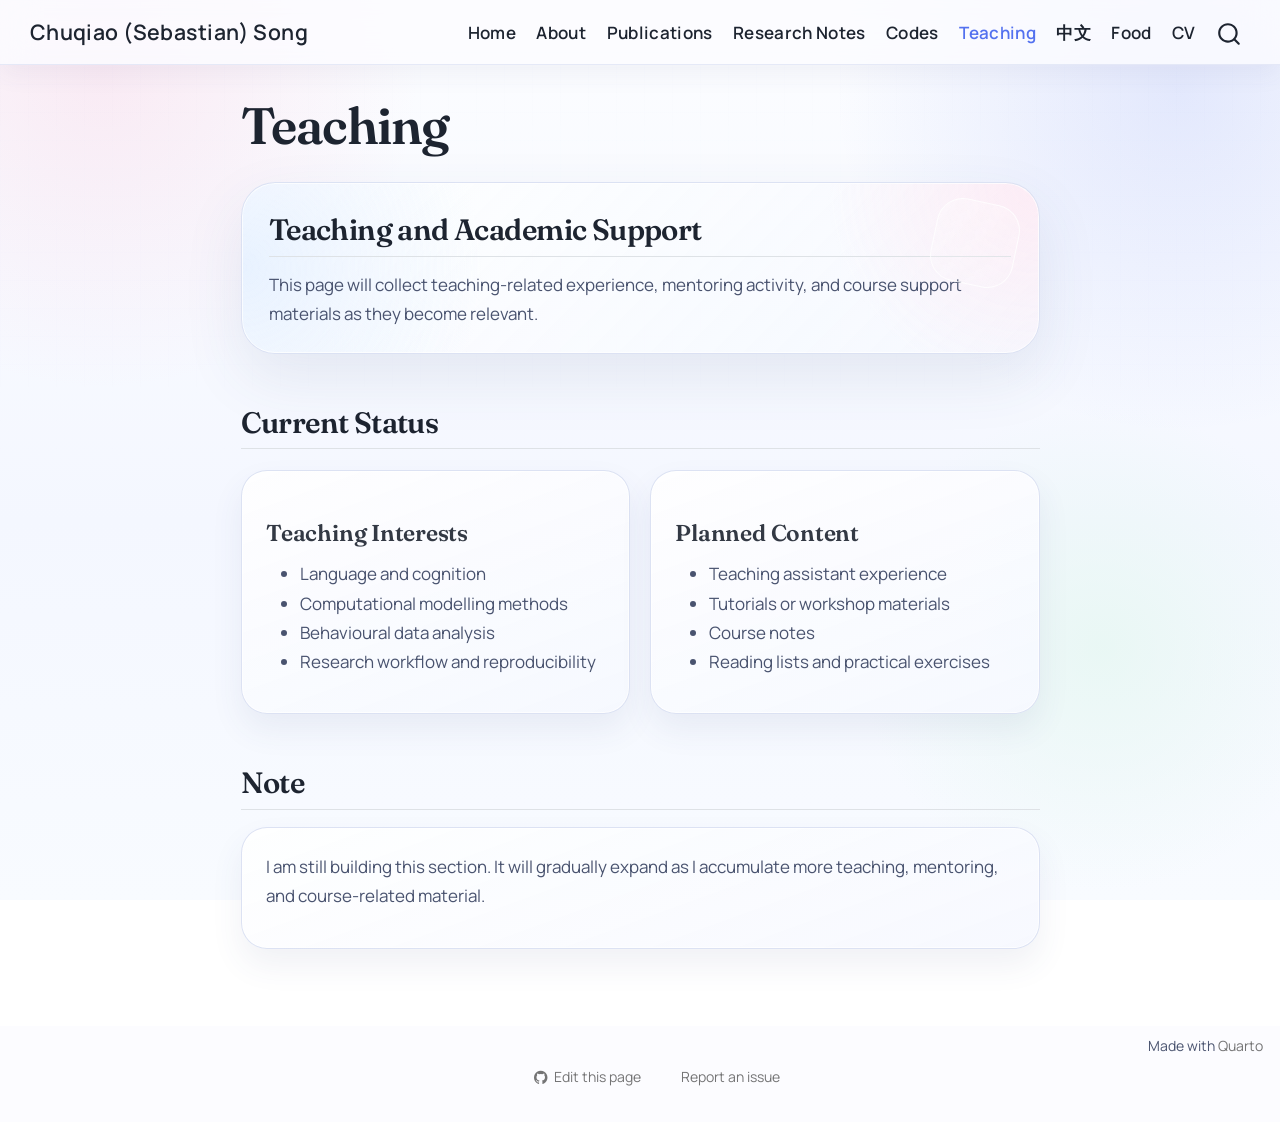
<file: docs/Teaching.html>
<!DOCTYPE html>
<html xmlns="http://www.w3.org/1999/xhtml" lang="en" xml:lang="en"><head>

<meta charset="utf-8">
<meta name="generator" content="quarto-1.8.26">

<meta name="viewport" content="width=device-width, initial-scale=1.0, user-scalable=yes">


<title>Teaching – Chuqiao (Sebastian) Song</title>
<style>
code{white-space: pre-wrap;}
span.smallcaps{font-variant: small-caps;}
div.columns{display: flex; gap: min(4vw, 1.5em);}
div.column{flex: auto; overflow-x: auto;}
div.hanging-indent{margin-left: 1.5em; text-indent: -1.5em;}
ul.task-list{list-style: none;}
ul.task-list li input[type="checkbox"] {
  width: 0.8em;
  margin: 0 0.8em 0.2em -1em; /* quarto-specific, see https://github.com/quarto-dev/quarto-cli/issues/4556 */ 
  vertical-align: middle;
}
</style>


<script src="site_libs/quarto-nav/quarto-nav.js"></script>
<script src="site_libs/quarto-nav/headroom.min.js"></script>
<script src="site_libs/clipboard/clipboard.min.js"></script>
<script src="site_libs/quarto-search/autocomplete.umd.js"></script>
<script src="site_libs/quarto-search/fuse.min.js"></script>
<script src="site_libs/quarto-search/quarto-search.js"></script>
<meta name="quarto:offset" content="./">
<link href="./images/IMEG_1309.png" rel="icon" type="image/png">
<script src="site_libs/quarto-html/quarto.js" type="module"></script>
<script src="site_libs/quarto-html/tabsets/tabsets.js" type="module"></script>
<script src="site_libs/quarto-html/axe/axe-check.js" type="module"></script>
<script src="site_libs/quarto-html/popper.min.js"></script>
<script src="site_libs/quarto-html/tippy.umd.min.js"></script>
<script src="site_libs/quarto-html/anchor.min.js"></script>
<link href="site_libs/quarto-html/tippy.css" rel="stylesheet">
<link href="site_libs/quarto-html/quarto-syntax-highlighting-4ddf543e2355fdfec88fa953ceab072a.css" rel="stylesheet" id="quarto-text-highlighting-styles">
<script src="site_libs/bootstrap/bootstrap.min.js"></script>
<link href="site_libs/bootstrap/bootstrap-icons.css" rel="stylesheet">
<link href="site_libs/bootstrap/bootstrap-dd4c8806c775a5cda8573bd8116b9f9c.min.css" rel="stylesheet" append-hash="true" id="quarto-bootstrap" data-mode="light">
<script id="quarto-search-options" type="application/json">{
  "location": "navbar",
  "copy-button": false,
  "collapse-after": 3,
  "panel-placement": "end",
  "type": "overlay",
  "limit": 50,
  "keyboard-shortcut": [
    "f",
    "/",
    "s"
  ],
  "show-item-context": false,
  "language": {
    "search-no-results-text": "No results",
    "search-matching-documents-text": "matching documents",
    "search-copy-link-title": "Copy link to search",
    "search-hide-matches-text": "Hide additional matches",
    "search-more-match-text": "more match in this document",
    "search-more-matches-text": "more matches in this document",
    "search-clear-button-title": "Clear",
    "search-text-placeholder": "",
    "search-detached-cancel-button-title": "Cancel",
    "search-submit-button-title": "Submit",
    "search-label": "Search"
  }
}</script>


</head>

<body class="nav-fixed fullcontent quarto-light">

<div id="quarto-search-results"></div>
  <header id="quarto-header" class="headroom fixed-top">
    <nav class="navbar navbar-expand-lg " data-bs-theme="dark">
      <div class="navbar-container container-fluid">
      <div class="navbar-brand-container mx-auto">
    <a class="navbar-brand" href="./index.html">
    <span class="navbar-title">Chuqiao (Sebastian) Song</span>
    </a>
  </div>
            <div id="quarto-search" class="" title="Search"></div>
          <button class="navbar-toggler" type="button" data-bs-toggle="collapse" data-bs-target="#navbarCollapse" aria-controls="navbarCollapse" role="menu" aria-expanded="false" aria-label="Toggle navigation" onclick="if (window.quartoToggleHeadroom) { window.quartoToggleHeadroom(); }">
  <span class="navbar-toggler-icon"></span>
</button>
          <div class="collapse navbar-collapse" id="navbarCollapse">
            <ul class="navbar-nav navbar-nav-scroll ms-auto">
  <li class="nav-item">
    <a class="nav-link" href="./index.html"> 
<span class="menu-text">Home</span></a>
  </li>  
  <li class="nav-item">
    <a class="nav-link" href="./about.html"> 
<span class="menu-text">About</span></a>
  </li>  
  <li class="nav-item">
    <a class="nav-link" href="./publications.html"> 
<span class="menu-text">Publications</span></a>
  </li>  
  <li class="nav-item">
    <a class="nav-link" href="./blog.html"> 
<span class="menu-text">Research Notes</span></a>
  </li>  
  <li class="nav-item">
    <a class="nav-link" href="./codes.html"> 
<span class="menu-text">Codes</span></a>
  </li>  
  <li class="nav-item">
    <a class="nav-link active" href="./Teaching.html" aria-current="page"> 
<span class="menu-text">Teaching</span></a>
  </li>  
  <li class="nav-item">
    <a class="nav-link" href="./Chinese.html"> 
<span class="menu-text">中文</span></a>
  </li>  
  <li class="nav-item">
    <a class="nav-link" href="./food.html"> 
<span class="menu-text">Food</span></a>
  </li>  
  <li class="nav-item">
    <a class="nav-link" href="./CV_Chuqiao_SONG_Final.pdf"> 
<span class="menu-text">CV</span></a>
  </li>  
</ul>
          </div> <!-- /navcollapse -->
            <div class="quarto-navbar-tools">
</div>
      </div> <!-- /container-fluid -->
    </nav>
</header>
<!-- content -->
<div id="quarto-content" class="quarto-container page-columns page-rows-contents page-layout-article page-navbar">
<!-- sidebar -->
<!-- margin-sidebar -->
    
<!-- main -->
<main class="content" id="quarto-document-content">

<header id="title-block-header" class="quarto-title-block default">
<div class="quarto-title">
<h1 class="title">Teaching</h1>
</div>



<div class="quarto-title-meta">

    
  
    
  </div>
  


</header>


<section id="teaching-and-academic-support" class="level2 page-hero">
<h2 class="anchored" data-anchor-id="teaching-and-academic-support">Teaching and Academic Support</h2>
<p>This page will collect teaching-related experience, mentoring activity, and course support materials as they become relevant.</p>
</section>
<section id="current-status" class="level2">
<h2 class="anchored" data-anchor-id="current-status">Current Status</h2>
<div class="grid-two">
<section id="teaching-interests" class="level3 panel-card">
<h3 class="anchored" data-anchor-id="teaching-interests">Teaching Interests</h3>
<ul>
<li>Language and cognition</li>
<li>Computational modelling methods</li>
<li>Behavioural data analysis</li>
<li>Research workflow and reproducibility</li>
</ul>
</section>
<section id="planned-content" class="level3 panel-card">
<h3 class="anchored" data-anchor-id="planned-content">Planned Content</h3>
<ul>
<li>Teaching assistant experience</li>
<li>Tutorials or workshop materials</li>
<li>Course notes</li>
<li>Reading lists and practical exercises</li>
</ul>
</section>
</div>
</section>
<section id="note" class="level2">
<h2 class="anchored" data-anchor-id="note">Note</h2>
<div class="panel-card">
<p>I am still building this section. It will gradually expand as I accumulate more teaching, mentoring, and course-related material.</p>
</div>


</section>

</main> <!-- /main -->
<script id="quarto-html-after-body" type="application/javascript">
  window.document.addEventListener("DOMContentLoaded", function (event) {
    const icon = "";
    const anchorJS = new window.AnchorJS();
    anchorJS.options = {
      placement: 'right',
      icon: icon
    };
    anchorJS.add('.anchored');
    const isCodeAnnotation = (el) => {
      for (const clz of el.classList) {
        if (clz.startsWith('code-annotation-')) {                     
          return true;
        }
      }
      return false;
    }
    const onCopySuccess = function(e) {
      // button target
      const button = e.trigger;
      // don't keep focus
      button.blur();
      // flash "checked"
      button.classList.add('code-copy-button-checked');
      var currentTitle = button.getAttribute("title");
      button.setAttribute("title", "Copied!");
      let tooltip;
      if (window.bootstrap) {
        button.setAttribute("data-bs-toggle", "tooltip");
        button.setAttribute("data-bs-placement", "left");
        button.setAttribute("data-bs-title", "Copied!");
        tooltip = new bootstrap.Tooltip(button, 
          { trigger: "manual", 
            customClass: "code-copy-button-tooltip",
            offset: [0, -8]});
        tooltip.show();    
      }
      setTimeout(function() {
        if (tooltip) {
          tooltip.hide();
          button.removeAttribute("data-bs-title");
          button.removeAttribute("data-bs-toggle");
          button.removeAttribute("data-bs-placement");
        }
        button.setAttribute("title", currentTitle);
        button.classList.remove('code-copy-button-checked');
      }, 1000);
      // clear code selection
      e.clearSelection();
    }
    const getTextToCopy = function(trigger) {
      const outerScaffold = trigger.parentElement.cloneNode(true);
      const codeEl = outerScaffold.querySelector('code');
      for (const childEl of codeEl.children) {
        if (isCodeAnnotation(childEl)) {
          childEl.remove();
        }
      }
      return codeEl.innerText;
    }
    const clipboard = new window.ClipboardJS('.code-copy-button:not([data-in-quarto-modal])', {
      text: getTextToCopy
    });
    clipboard.on('success', onCopySuccess);
    if (window.document.getElementById('quarto-embedded-source-code-modal')) {
      const clipboardModal = new window.ClipboardJS('.code-copy-button[data-in-quarto-modal]', {
        text: getTextToCopy,
        container: window.document.getElementById('quarto-embedded-source-code-modal')
      });
      clipboardModal.on('success', onCopySuccess);
    }
      var localhostRegex = new RegExp(/^(?:http|https):\/\/localhost\:?[0-9]*\//);
      var mailtoRegex = new RegExp(/^mailto:/);
        var filterRegex = new RegExp("https:\/\/ss-sebastian\.github\.io");
      var isInternal = (href) => {
          return filterRegex.test(href) || localhostRegex.test(href) || mailtoRegex.test(href);
      }
      // Inspect non-navigation links and adorn them if external
     var links = window.document.querySelectorAll('a[href]:not(.nav-link):not(.navbar-brand):not(.toc-action):not(.sidebar-link):not(.sidebar-item-toggle):not(.pagination-link):not(.no-external):not([aria-hidden]):not(.dropdown-item):not(.quarto-navigation-tool):not(.about-link)');
      for (var i=0; i<links.length; i++) {
        const link = links[i];
        if (!isInternal(link.href)) {
          // undo the damage that might have been done by quarto-nav.js in the case of
          // links that we want to consider external
          if (link.dataset.originalHref !== undefined) {
            link.href = link.dataset.originalHref;
          }
        }
      }
    function tippyHover(el, contentFn, onTriggerFn, onUntriggerFn) {
      const config = {
        allowHTML: true,
        maxWidth: 500,
        delay: 100,
        arrow: false,
        appendTo: function(el) {
            return el.parentElement;
        },
        interactive: true,
        interactiveBorder: 10,
        theme: 'quarto',
        placement: 'bottom-start',
      };
      if (contentFn) {
        config.content = contentFn;
      }
      if (onTriggerFn) {
        config.onTrigger = onTriggerFn;
      }
      if (onUntriggerFn) {
        config.onUntrigger = onUntriggerFn;
      }
      window.tippy(el, config); 
    }
    const noterefs = window.document.querySelectorAll('a[role="doc-noteref"]');
    for (var i=0; i<noterefs.length; i++) {
      const ref = noterefs[i];
      tippyHover(ref, function() {
        // use id or data attribute instead here
        let href = ref.getAttribute('data-footnote-href') || ref.getAttribute('href');
        try { href = new URL(href).hash; } catch {}
        const id = href.replace(/^#\/?/, "");
        const note = window.document.getElementById(id);
        if (note) {
          return note.innerHTML;
        } else {
          return "";
        }
      });
    }
    const xrefs = window.document.querySelectorAll('a.quarto-xref');
    const processXRef = (id, note) => {
      // Strip column container classes
      const stripColumnClz = (el) => {
        el.classList.remove("page-full", "page-columns");
        if (el.children) {
          for (const child of el.children) {
            stripColumnClz(child);
          }
        }
      }
      stripColumnClz(note)
      if (id === null || id.startsWith('sec-')) {
        // Special case sections, only their first couple elements
        const container = document.createElement("div");
        if (note.children && note.children.length > 2) {
          container.appendChild(note.children[0].cloneNode(true));
          for (let i = 1; i < note.children.length; i++) {
            const child = note.children[i];
            if (child.tagName === "P" && child.innerText === "") {
              continue;
            } else {
              container.appendChild(child.cloneNode(true));
              break;
            }
          }
          if (window.Quarto?.typesetMath) {
            window.Quarto.typesetMath(container);
          }
          return container.innerHTML
        } else {
          if (window.Quarto?.typesetMath) {
            window.Quarto.typesetMath(note);
          }
          return note.innerHTML;
        }
      } else {
        // Remove any anchor links if they are present
        const anchorLink = note.querySelector('a.anchorjs-link');
        if (anchorLink) {
          anchorLink.remove();
        }
        if (window.Quarto?.typesetMath) {
          window.Quarto.typesetMath(note);
        }
        if (note.classList.contains("callout")) {
          return note.outerHTML;
        } else {
          return note.innerHTML;
        }
      }
    }
    for (var i=0; i<xrefs.length; i++) {
      const xref = xrefs[i];
      tippyHover(xref, undefined, function(instance) {
        instance.disable();
        let url = xref.getAttribute('href');
        let hash = undefined; 
        if (url.startsWith('#')) {
          hash = url;
        } else {
          try { hash = new URL(url).hash; } catch {}
        }
        if (hash) {
          const id = hash.replace(/^#\/?/, "");
          const note = window.document.getElementById(id);
          if (note !== null) {
            try {
              const html = processXRef(id, note.cloneNode(true));
              instance.setContent(html);
            } finally {
              instance.enable();
              instance.show();
            }
          } else {
            // See if we can fetch this
            fetch(url.split('#')[0])
            .then(res => res.text())
            .then(html => {
              const parser = new DOMParser();
              const htmlDoc = parser.parseFromString(html, "text/html");
              const note = htmlDoc.getElementById(id);
              if (note !== null) {
                const html = processXRef(id, note);
                instance.setContent(html);
              } 
            }).finally(() => {
              instance.enable();
              instance.show();
            });
          }
        } else {
          // See if we can fetch a full url (with no hash to target)
          // This is a special case and we should probably do some content thinning / targeting
          fetch(url)
          .then(res => res.text())
          .then(html => {
            const parser = new DOMParser();
            const htmlDoc = parser.parseFromString(html, "text/html");
            const note = htmlDoc.querySelector('main.content');
            if (note !== null) {
              // This should only happen for chapter cross references
              // (since there is no id in the URL)
              // remove the first header
              if (note.children.length > 0 && note.children[0].tagName === "HEADER") {
                note.children[0].remove();
              }
              const html = processXRef(null, note);
              instance.setContent(html);
            } 
          }).finally(() => {
            instance.enable();
            instance.show();
          });
        }
      }, function(instance) {
      });
    }
        let selectedAnnoteEl;
        const selectorForAnnotation = ( cell, annotation) => {
          let cellAttr = 'data-code-cell="' + cell + '"';
          let lineAttr = 'data-code-annotation="' +  annotation + '"';
          const selector = 'span[' + cellAttr + '][' + lineAttr + ']';
          return selector;
        }
        const selectCodeLines = (annoteEl) => {
          const doc = window.document;
          const targetCell = annoteEl.getAttribute("data-target-cell");
          const targetAnnotation = annoteEl.getAttribute("data-target-annotation");
          const annoteSpan = window.document.querySelector(selectorForAnnotation(targetCell, targetAnnotation));
          const lines = annoteSpan.getAttribute("data-code-lines").split(",");
          const lineIds = lines.map((line) => {
            return targetCell + "-" + line;
          })
          let top = null;
          let height = null;
          let parent = null;
          if (lineIds.length > 0) {
              //compute the position of the single el (top and bottom and make a div)
              const el = window.document.getElementById(lineIds[0]);
              top = el.offsetTop;
              height = el.offsetHeight;
              parent = el.parentElement.parentElement;
            if (lineIds.length > 1) {
              const lastEl = window.document.getElementById(lineIds[lineIds.length - 1]);
              const bottom = lastEl.offsetTop + lastEl.offsetHeight;
              height = bottom - top;
            }
            if (top !== null && height !== null && parent !== null) {
              // cook up a div (if necessary) and position it 
              let div = window.document.getElementById("code-annotation-line-highlight");
              if (div === null) {
                div = window.document.createElement("div");
                div.setAttribute("id", "code-annotation-line-highlight");
                div.style.position = 'absolute';
                parent.appendChild(div);
              }
              div.style.top = top - 2 + "px";
              div.style.height = height + 4 + "px";
              div.style.left = 0;
              let gutterDiv = window.document.getElementById("code-annotation-line-highlight-gutter");
              if (gutterDiv === null) {
                gutterDiv = window.document.createElement("div");
                gutterDiv.setAttribute("id", "code-annotation-line-highlight-gutter");
                gutterDiv.style.position = 'absolute';
                const codeCell = window.document.getElementById(targetCell);
                const gutter = codeCell.querySelector('.code-annotation-gutter');
                gutter.appendChild(gutterDiv);
              }
              gutterDiv.style.top = top - 2 + "px";
              gutterDiv.style.height = height + 4 + "px";
            }
            selectedAnnoteEl = annoteEl;
          }
        };
        const unselectCodeLines = () => {
          const elementsIds = ["code-annotation-line-highlight", "code-annotation-line-highlight-gutter"];
          elementsIds.forEach((elId) => {
            const div = window.document.getElementById(elId);
            if (div) {
              div.remove();
            }
          });
          selectedAnnoteEl = undefined;
        };
          // Handle positioning of the toggle
      window.addEventListener(
        "resize",
        throttle(() => {
          elRect = undefined;
          if (selectedAnnoteEl) {
            selectCodeLines(selectedAnnoteEl);
          }
        }, 10)
      );
      function throttle(fn, ms) {
      let throttle = false;
      let timer;
        return (...args) => {
          if(!throttle) { // first call gets through
              fn.apply(this, args);
              throttle = true;
          } else { // all the others get throttled
              if(timer) clearTimeout(timer); // cancel #2
              timer = setTimeout(() => {
                fn.apply(this, args);
                timer = throttle = false;
              }, ms);
          }
        };
      }
        // Attach click handler to the DT
        const annoteDls = window.document.querySelectorAll('dt[data-target-cell]');
        for (const annoteDlNode of annoteDls) {
          annoteDlNode.addEventListener('click', (event) => {
            const clickedEl = event.target;
            if (clickedEl !== selectedAnnoteEl) {
              unselectCodeLines();
              const activeEl = window.document.querySelector('dt[data-target-cell].code-annotation-active');
              if (activeEl) {
                activeEl.classList.remove('code-annotation-active');
              }
              selectCodeLines(clickedEl);
              clickedEl.classList.add('code-annotation-active');
            } else {
              // Unselect the line
              unselectCodeLines();
              clickedEl.classList.remove('code-annotation-active');
            }
          });
        }
    const findCites = (el) => {
      const parentEl = el.parentElement;
      if (parentEl) {
        const cites = parentEl.dataset.cites;
        if (cites) {
          return {
            el,
            cites: cites.split(' ')
          };
        } else {
          return findCites(el.parentElement)
        }
      } else {
        return undefined;
      }
    };
    var bibliorefs = window.document.querySelectorAll('a[role="doc-biblioref"]');
    for (var i=0; i<bibliorefs.length; i++) {
      const ref = bibliorefs[i];
      const citeInfo = findCites(ref);
      if (citeInfo) {
        tippyHover(citeInfo.el, function() {
          var popup = window.document.createElement('div');
          citeInfo.cites.forEach(function(cite) {
            var citeDiv = window.document.createElement('div');
            citeDiv.classList.add('hanging-indent');
            citeDiv.classList.add('csl-entry');
            var biblioDiv = window.document.getElementById('ref-' + cite);
            if (biblioDiv) {
              citeDiv.innerHTML = biblioDiv.innerHTML;
            }
            popup.appendChild(citeDiv);
          });
          return popup.innerHTML;
        });
      }
    }
  });
  </script>
</div> <!-- /content -->
<footer class="footer">
  <div class="nav-footer">
    <div class="nav-footer-left">
      &nbsp;
    </div>   
    <div class="nav-footer-center">
      &nbsp;
    <div class="toc-actions"><ul><li><a href="https://github.com/ss-sebastian/ss-sebastian.github.io/edit/main/Teaching.md" class="toc-action"><i class="bi bi-github"></i>Edit this page</a></li><li><a href="https://github.com/ss-sebastian/ss-sebastian.github.io/issues/new" class="toc-action"><i class="bi empty"></i>Report an issue</a></li></ul></div></div>
    <div class="nav-footer-right">
<p>Made with <a href="https://quarto.org/">Quarto</a><br></p>
</div>
  </div>
</footer>




</body></html>
</file>
<file: docs/site_libs/quarto-html/tippy.css>
.tippy-box[data-animation=fade][data-state=hidden]{opacity:0}[data-tippy-root]{max-width:calc(100vw - 10px)}.tippy-box{position:relative;background-color:#333;color:#fff;border-radius:4px;font-size:14px;line-height:1.4;white-space:normal;outline:0;transition-property:transform,visibility,opacity}.tippy-box[data-placement^=top]>.tippy-arrow{bottom:0}.tippy-box[data-placement^=top]>.tippy-arrow:before{bottom:-7px;left:0;border-width:8px 8px 0;border-top-color:initial;transform-origin:center top}.tippy-box[data-placement^=bottom]>.tippy-arrow{top:0}.tippy-box[data-placement^=bottom]>.tippy-arrow:before{top:-7px;left:0;border-width:0 8px 8px;border-bottom-color:initial;transform-origin:center bottom}.tippy-box[data-placement^=left]>.tippy-arrow{right:0}.tippy-box[data-placement^=left]>.tippy-arrow:before{border-width:8px 0 8px 8px;border-left-color:initial;right:-7px;transform-origin:center left}.tippy-box[data-placement^=right]>.tippy-arrow{left:0}.tippy-box[data-placement^=right]>.tippy-arrow:before{left:-7px;border-width:8px 8px 8px 0;border-right-color:initial;transform-origin:center right}.tippy-box[data-inertia][data-state=visible]{transition-timing-function:cubic-bezier(.54,1.5,.38,1.11)}.tippy-arrow{width:16px;height:16px;color:#333}.tippy-arrow:before{content:"";position:absolute;border-color:transparent;border-style:solid}.tippy-content{position:relative;padding:5px 9px;z-index:1}
</file>
<file: docs/site_libs/quarto-html/quarto-syntax-highlighting-4ddf543e2355fdfec88fa953ceab072a.css>
/* quarto syntax highlight colors */
:root {
  --quarto-hl-ot-color: #003B4F;
  --quarto-hl-at-color: #657422;
  --quarto-hl-ss-color: #20794D;
  --quarto-hl-an-color: #5E5E5E;
  --quarto-hl-fu-color: #4758AB;
  --quarto-hl-st-color: #20794D;
  --quarto-hl-cf-color: #003B4F;
  --quarto-hl-op-color: #5E5E5E;
  --quarto-hl-er-color: #AD0000;
  --quarto-hl-bn-color: #AD0000;
  --quarto-hl-al-color: #AD0000;
  --quarto-hl-va-color: #111111;
  --quarto-hl-bu-color: inherit;
  --quarto-hl-ex-color: inherit;
  --quarto-hl-pp-color: #AD0000;
  --quarto-hl-in-color: #5E5E5E;
  --quarto-hl-vs-color: #20794D;
  --quarto-hl-wa-color: #5E5E5E;
  --quarto-hl-do-color: #5E5E5E;
  --quarto-hl-im-color: #00769E;
  --quarto-hl-ch-color: #20794D;
  --quarto-hl-dt-color: #AD0000;
  --quarto-hl-fl-color: #AD0000;
  --quarto-hl-co-color: #5E5E5E;
  --quarto-hl-cv-color: #5E5E5E;
  --quarto-hl-cn-color: #8f5902;
  --quarto-hl-sc-color: #5E5E5E;
  --quarto-hl-dv-color: #AD0000;
  --quarto-hl-kw-color: #003B4F;
}

/* other quarto variables */
:root {
  --quarto-font-monospace: "JetBrains Mono", monospace;
}

/* syntax highlight based on Pandoc's rules */
pre > code.sourceCode > span {
  color: #003B4F;
}

code.sourceCode > span {
  color: #003B4F;
}

div.sourceCode,
div.sourceCode pre.sourceCode {
  color: #003B4F;
}

/* Normal */
code span {
  color: #003B4F;
}

/* Alert */
code span.al {
  color: #AD0000;
  font-style: inherit;
}

/* Annotation */
code span.an {
  color: #5E5E5E;
  font-style: inherit;
}

/* Attribute */
code span.at {
  color: #657422;
  font-style: inherit;
}

/* BaseN */
code span.bn {
  color: #AD0000;
  font-style: inherit;
}

/* BuiltIn */
code span.bu {
  font-style: inherit;
}

/* ControlFlow */
code span.cf {
  color: #003B4F;
  font-weight: bold;
  font-style: inherit;
}

/* Char */
code span.ch {
  color: #20794D;
  font-style: inherit;
}

/* Constant */
code span.cn {
  color: #8f5902;
  font-style: inherit;
}

/* Comment */
code span.co {
  color: #5E5E5E;
  font-style: inherit;
}

/* CommentVar */
code span.cv {
  color: #5E5E5E;
  font-style: italic;
}

/* Documentation */
code span.do {
  color: #5E5E5E;
  font-style: italic;
}

/* DataType */
code span.dt {
  color: #AD0000;
  font-style: inherit;
}

/* DecVal */
code span.dv {
  color: #AD0000;
  font-style: inherit;
}

/* Error */
code span.er {
  color: #AD0000;
  font-style: inherit;
}

/* Extension */
code span.ex {
  font-style: inherit;
}

/* Float */
code span.fl {
  color: #AD0000;
  font-style: inherit;
}

/* Function */
code span.fu {
  color: #4758AB;
  font-style: inherit;
}

/* Import */
code span.im {
  color: #00769E;
  font-style: inherit;
}

/* Information */
code span.in {
  color: #5E5E5E;
  font-style: inherit;
}

/* Keyword */
code span.kw {
  color: #003B4F;
  font-weight: bold;
  font-style: inherit;
}

/* Operator */
code span.op {
  color: #5E5E5E;
  font-style: inherit;
}

/* Other */
code span.ot {
  color: #003B4F;
  font-style: inherit;
}

/* Preprocessor */
code span.pp {
  color: #AD0000;
  font-style: inherit;
}

/* SpecialChar */
code span.sc {
  color: #5E5E5E;
  font-style: inherit;
}

/* SpecialString */
code span.ss {
  color: #20794D;
  font-style: inherit;
}

/* String */
code span.st {
  color: #20794D;
  font-style: inherit;
}

/* Variable */
code span.va {
  color: #111111;
  font-style: inherit;
}

/* VerbatimString */
code span.vs {
  color: #20794D;
  font-style: inherit;
}

/* Warning */
code span.wa {
  color: #5E5E5E;
  font-style: italic;
}

.prevent-inlining {
  content: "</";
}

/*# sourceMappingURL=32a84a2d81f7d394713ad9b09d28c170.css.map */
</file>
